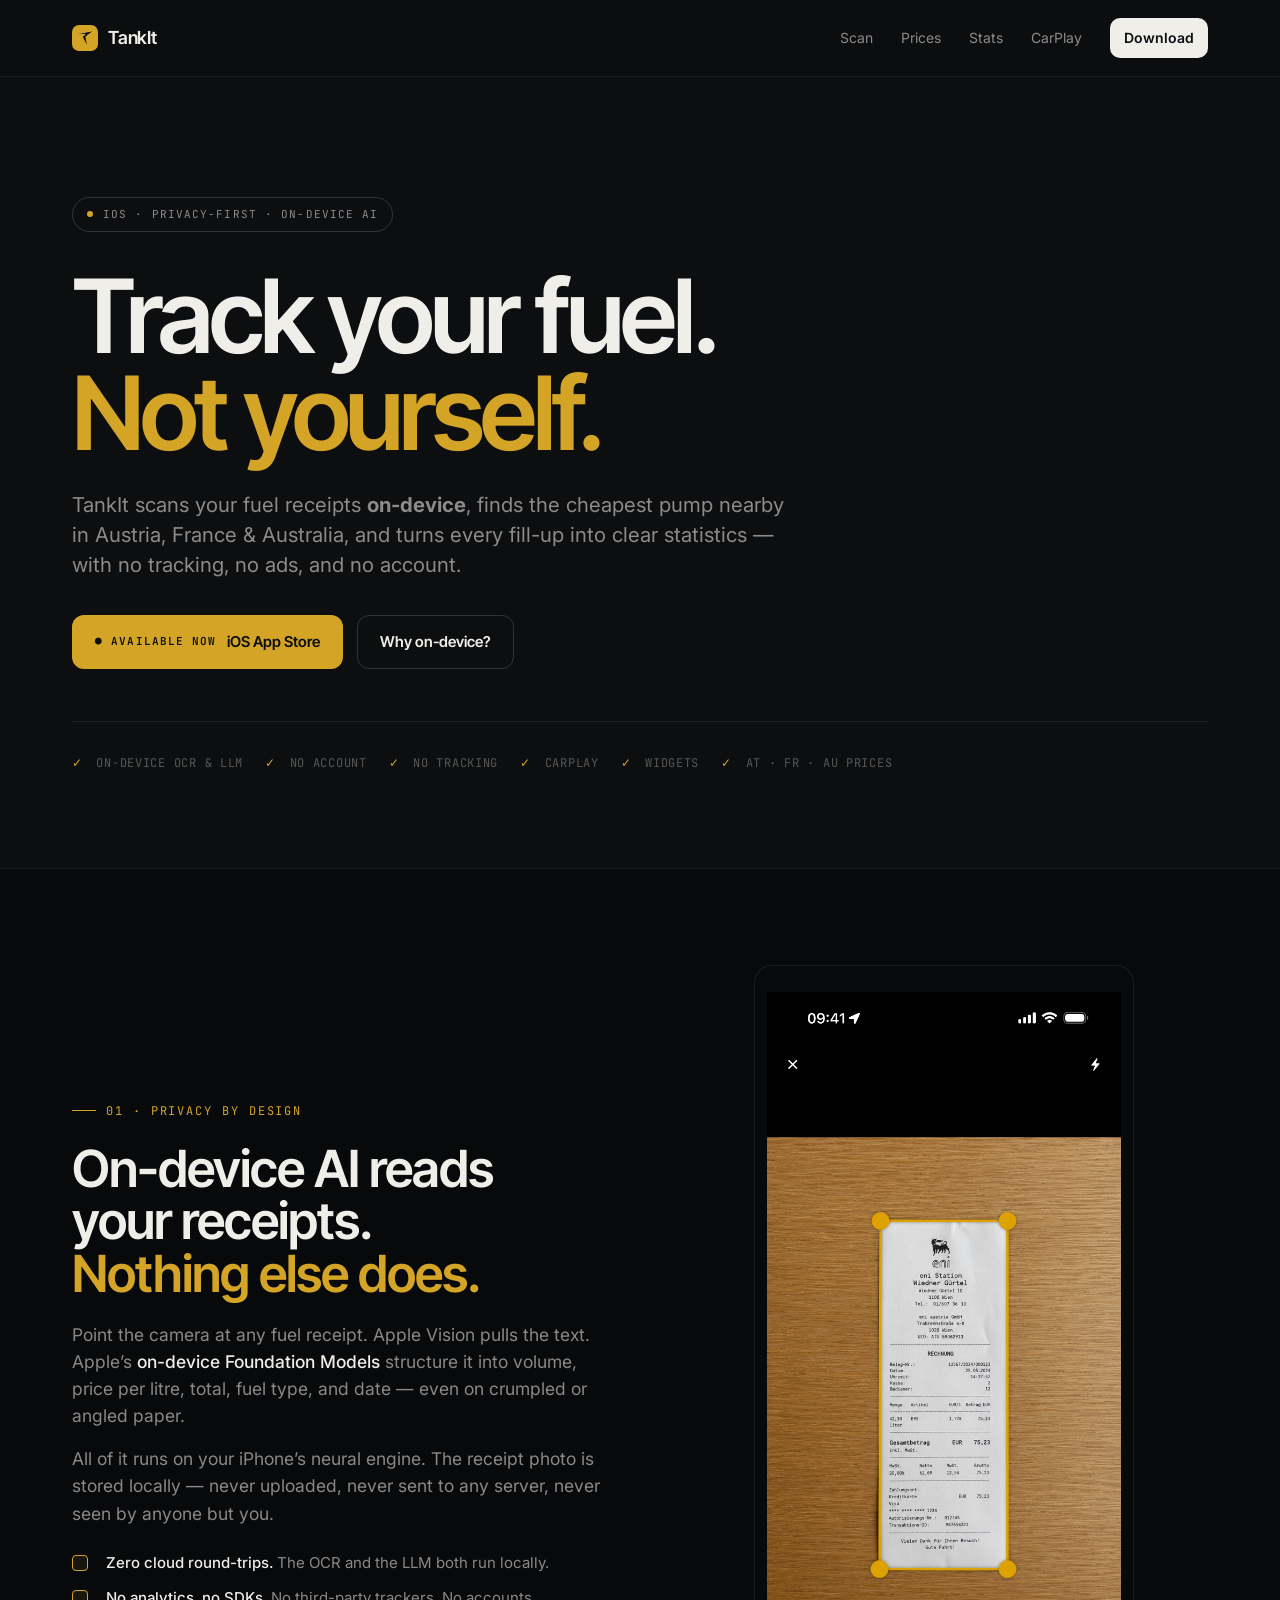
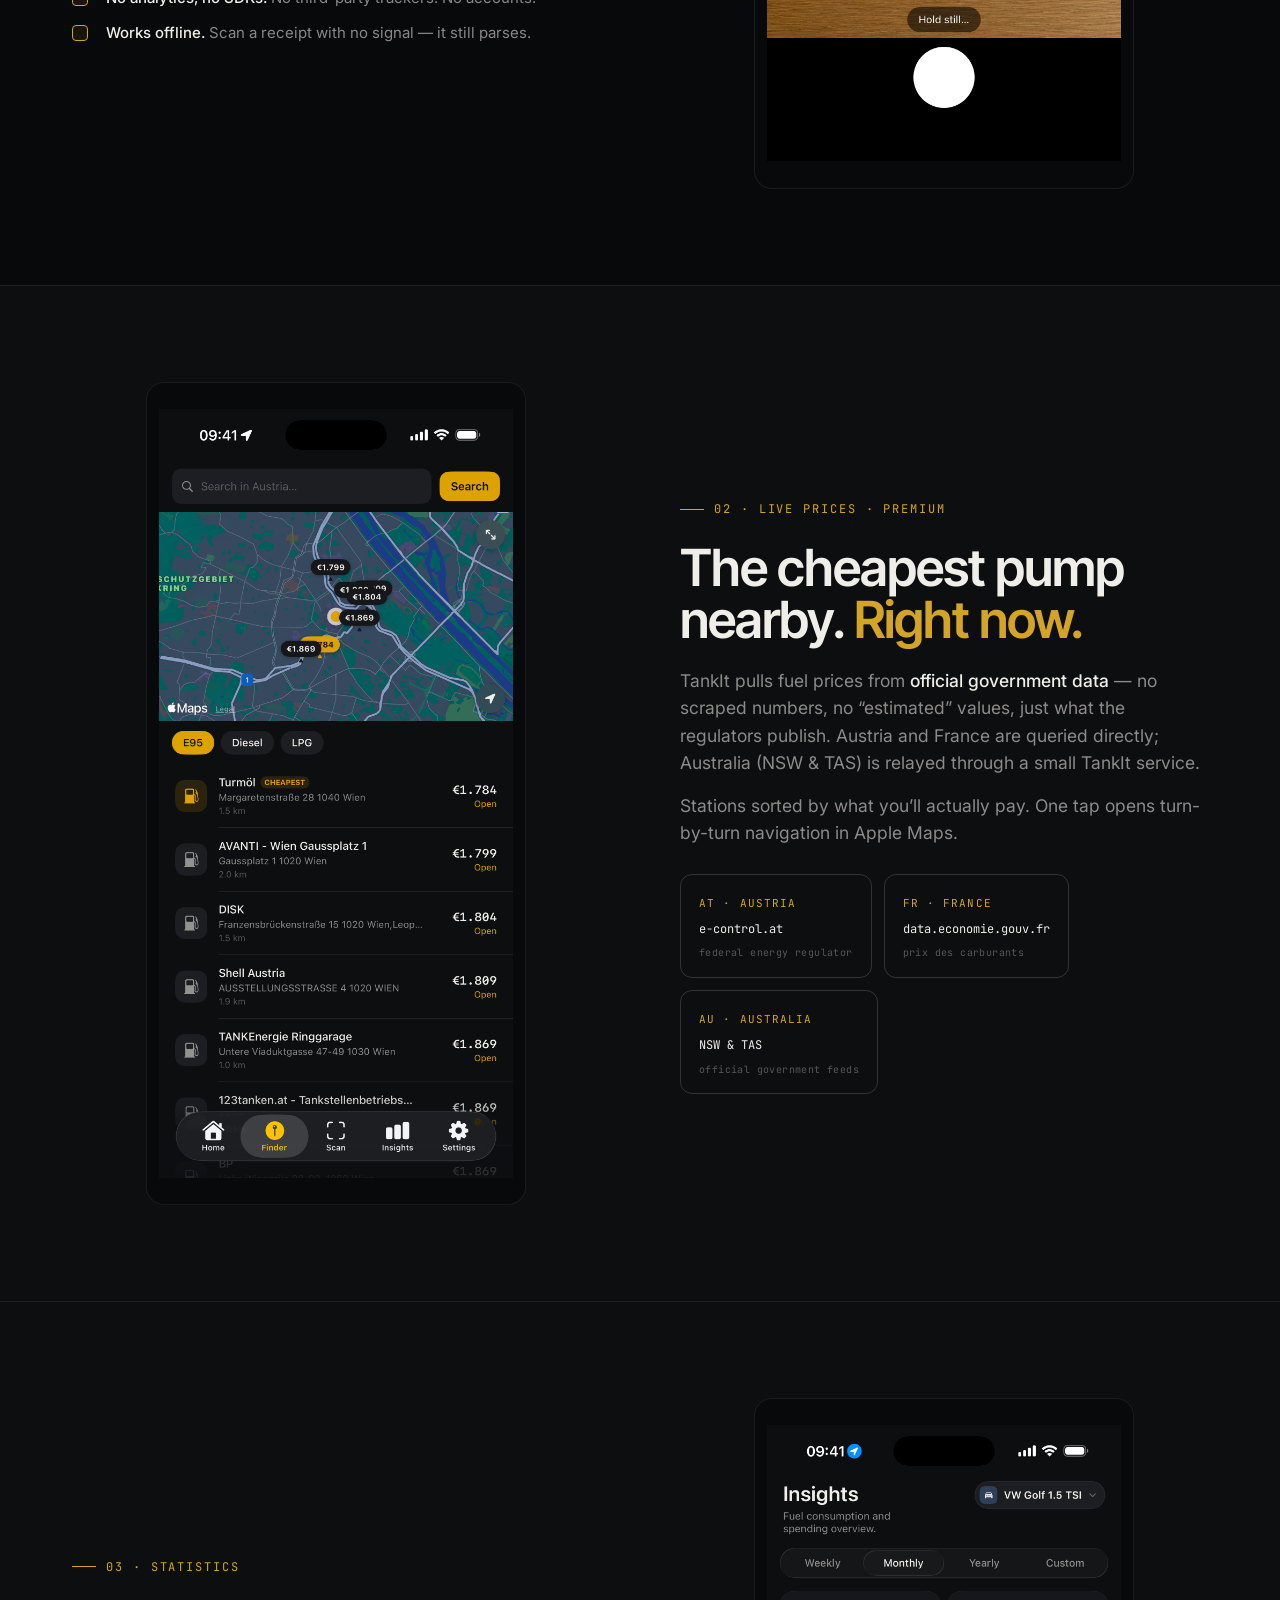
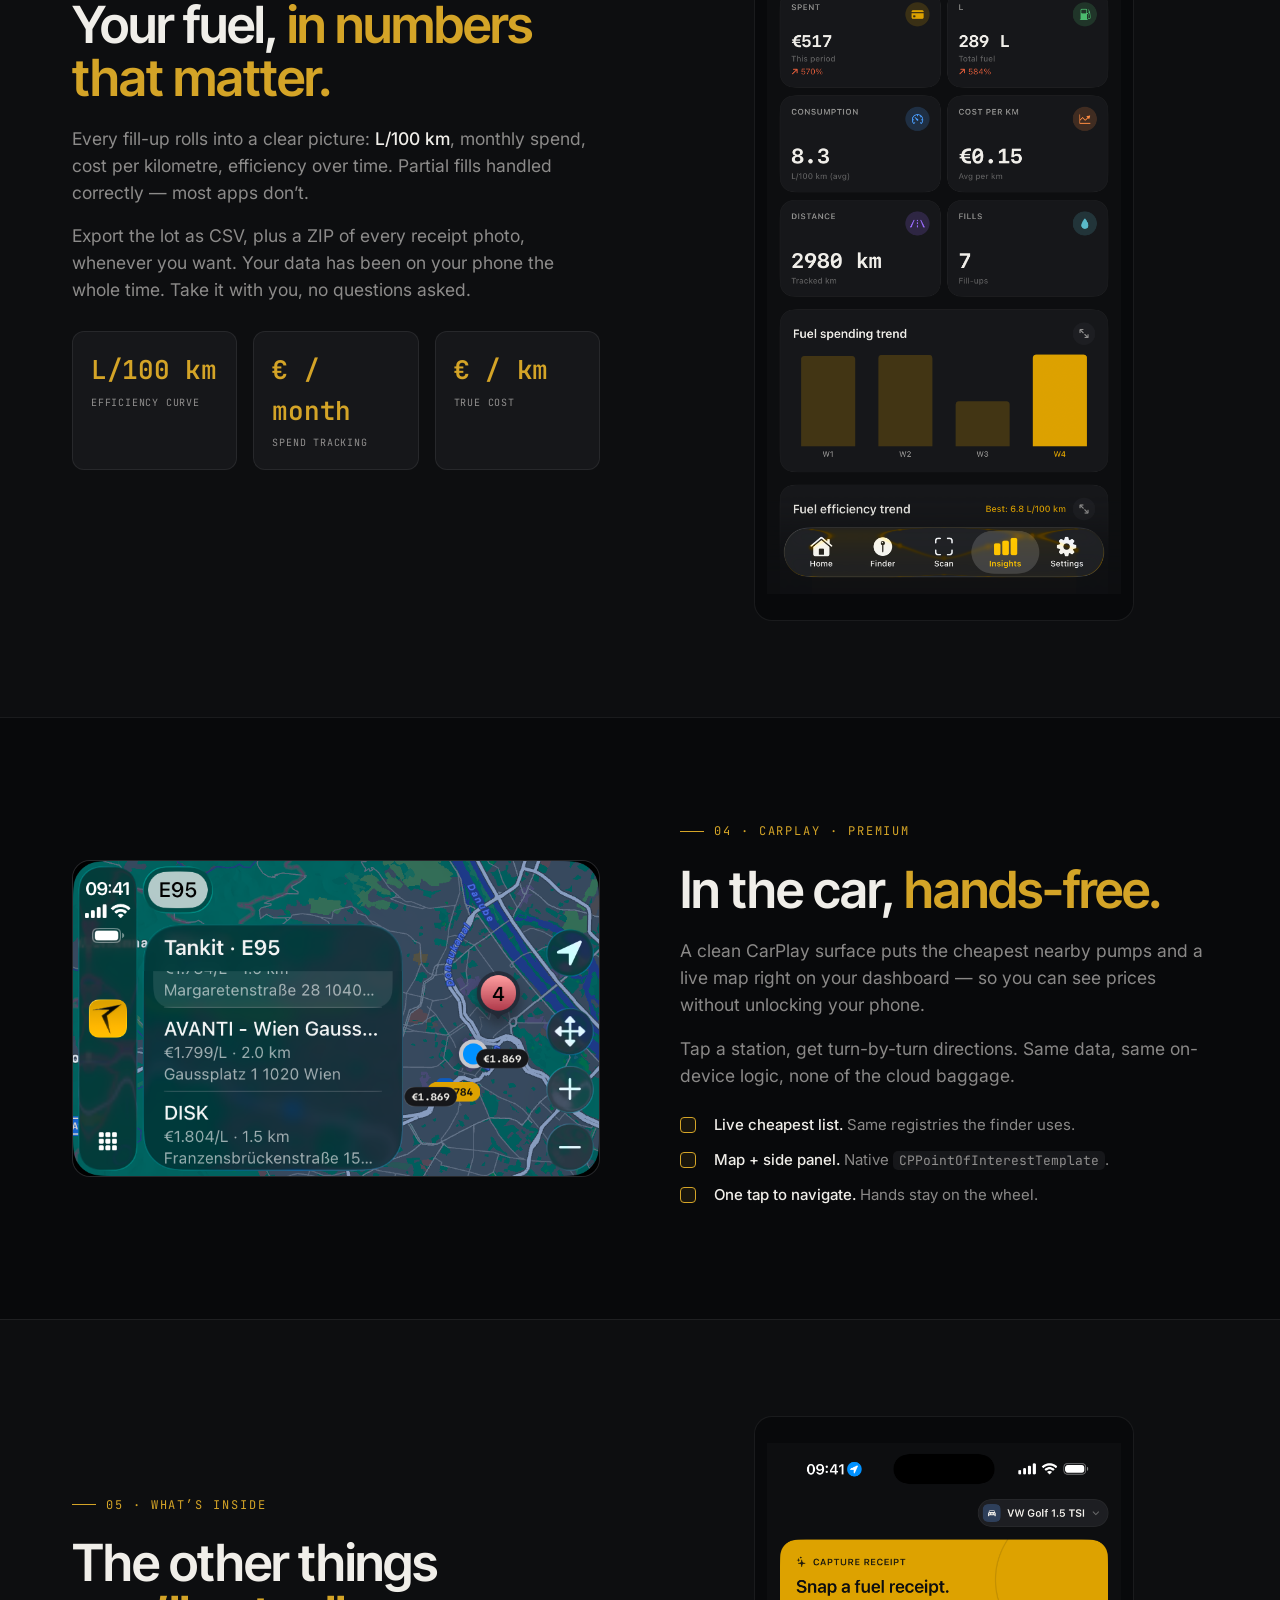
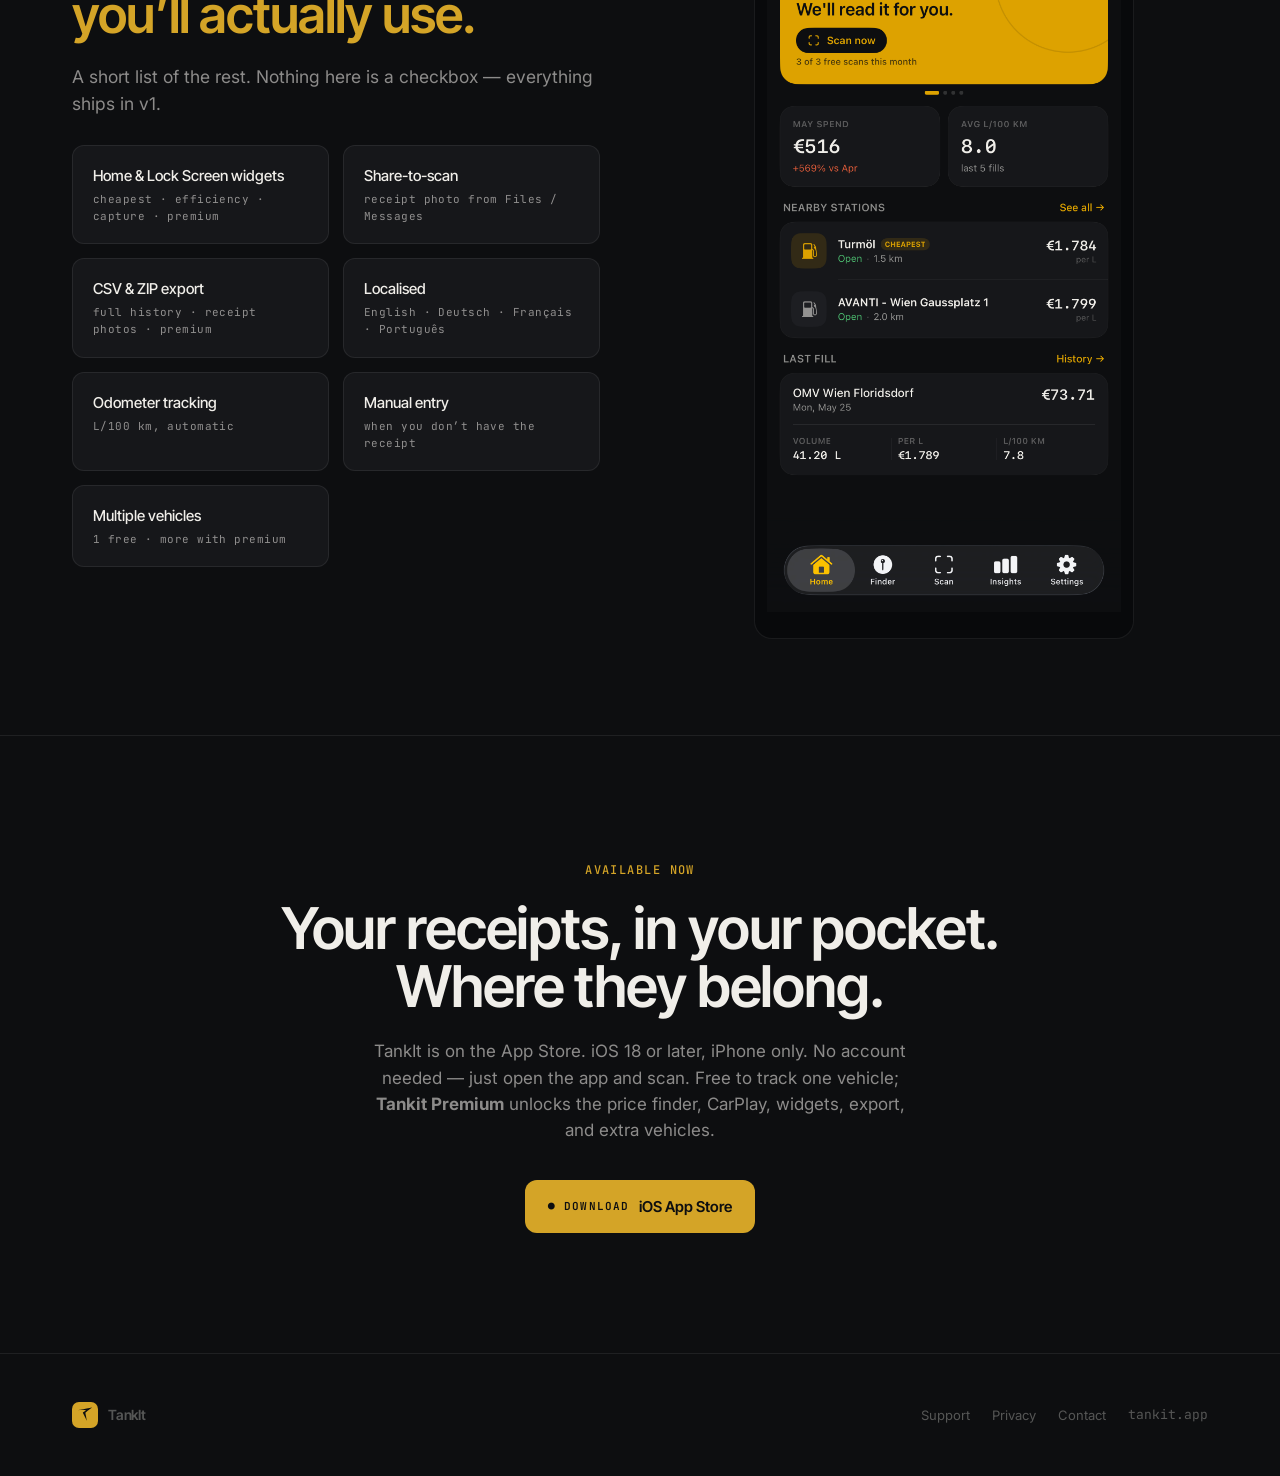
<file: index.html>
<!doctype html>
<html lang="en">
<head>
<meta charset="utf-8" />
<meta name="viewport" content="width=device-width,initial-scale=1" />
<title>TankIt — Fuel tracking that stays on your phone</title>
<meta name="description" content="A privacy-first iOS fuel tracker. On-device receipt scanning, live prices in Austria, France & Australia, CarPlay, widgets, and clear fuel stats — with no tracking and no TankIt account." />
<link rel="icon" type="image/svg+xml" href="favicon.svg" />
<link rel="preconnect" href="https://fonts.googleapis.com">
<link rel="preconnect" href="https://fonts.gstatic.com" crossorigin>
<link href="https://fonts.googleapis.com/css2?family=Inter+Tight:wght@400;500;600;700&family=Inter:wght@400;500;600&family=JetBrains+Mono:wght@400;500;600;700&display=swap" rel="stylesheet">
<link rel="stylesheet" href="styles.css" />
<style>
  /* Hero */
  .hero-short { padding: 120px 0 96px; }
  .hero-short h1 { font-size: clamp(56px, 8vw, 108px); line-height: 0.95; letter-spacing: -0.04em; max-width: 14ch; }
  .hero-short h1 .accent { color: var(--accent); }
  .hero-short .lede { font-size: clamp(18px, 1.6vw, 22px); color: var(--ink-muted); max-width: 56ch; margin: 28px 0 36px; line-height: 1.45; }
  .hero-short .badges {
    display: flex; flex-wrap: wrap; gap: 22px;
    font-family: var(--font-mono); font-size: 12px;
    color: var(--ink-faint); letter-spacing: 0.06em; text-transform: uppercase;
    padding-top: 32px; border-top: 1px solid var(--border); margin-top: 52px;
  }
  .hero-short .badges .check { color: var(--accent); margin-right: 6px; }
  .hero-actions { display: flex; gap: 14px; flex-wrap: wrap; align-items: center; }

  /* Feature trio — alternating layout */
  .feat-block {
    padding: 96px 0;
    border-top: 1px solid var(--border);
  }
  .feat-block .row {
    display: grid;
    grid-template-columns: 1fr 1fr;
    gap: 80px;
    align-items: center;
  }
  .feat-block.reverse .row > .copy { order: 2; }
  .feat-block.reverse .row > .art { order: 1; }
  .feat-block .num {
    font-family: var(--font-mono); font-size: 12px; color: var(--accent);
    letter-spacing: 0.16em; text-transform: uppercase; margin-bottom: 22px;
    display: inline-flex; align-items: center; gap: 10px;
  }
  .feat-block .num::before { content: ""; width: 24px; height: 1px; background: var(--accent); }
  .feat-block h2 {
    font-size: clamp(36px, 4vw, 56px);
    line-height: 1.02; letter-spacing: -0.02em;
    margin-bottom: 22px; max-width: 16ch;
  }
  .feat-block h2 .accent { color: var(--accent); }
  .feat-block .copy p {
    font-size: 17.5px; color: var(--ink-muted); line-height: 1.55;
    max-width: 50ch; margin-bottom: 16px;
  }
  .feat-block .copy strong { color: var(--ink); font-weight: 500; }
  .feat-block ul.kv {
    margin-top: 24px; padding: 0; list-style: none;
    display: flex; flex-direction: column; gap: 12px;
  }
  .feat-block ul.kv li {
    display: grid; grid-template-columns: 22px 1fr;
    gap: 12px; font-size: 15px; color: var(--ink-muted);
  }
  .feat-block ul.kv li::before {
    content: ""; width: 14px; height: 14px;
    border: 1px solid var(--accent); border-radius: 4px;
    margin-top: 4px; background: rgba(212, 164, 39, 0.08);
  }
  .feat-block ul.kv li strong { color: var(--ink); font-weight: 500; }
  @media (max-width: 900px) {
    .feat-block .row { grid-template-columns: 1fr; gap: 40px; }
    .feat-block.reverse .row > .copy,
    .feat-block.reverse .row > .art { order: initial; }
  }

  /* Special: privacy block — darker tone */
  .privacy-block { background: #08090b; }
  .privacy-block .num { color: var(--accent); }
  .privacy-pill {
    display: inline-flex; align-items: center; gap: 10px;
    padding: 8px 14px; border: 1px solid var(--border-strong);
    border-radius: 999px; font-family: var(--font-mono);
    font-size: 11px; color: var(--ink-muted); letter-spacing: 0.1em;
    text-transform: uppercase; margin-bottom: 24px;
  }
  .privacy-pill .dot { width: 6px; height: 6px; border-radius: 50%; background: var(--accent); }

  /* Coverage tag pair (AT / FR) */
  .country-tags { display: flex; gap: 12px; margin-top: 28px; flex-wrap: wrap; }
  .country-tag {
    border: 1px solid var(--border-strong);
    border-radius: 12px; padding: 14px 18px; min-width: 140px;
  }
  .country-tag .flag {
    font-family: var(--font-mono); font-size: 11px;
    color: var(--accent); letter-spacing: 0.1em; text-transform: uppercase;
  }
  .country-tag .src {
    display: block; font-family: var(--font-mono); font-size: 12px;
    color: var(--ink); margin-top: 6px;
  }
  .country-tag .src-sub {
    font-family: var(--font-mono); font-size: 10px;
    color: var(--ink-faint); margin-top: 2px; letter-spacing: 0.04em;
  }

  /* Stats inline display */
  .stats-row {
    display: grid; grid-template-columns: repeat(3, 1fr);
    gap: 16px; margin-top: 28px;
  }
  .stats-row .stat {
    border: 1px solid var(--border); border-radius: 12px;
    padding: 18px; background: var(--bg-elev);
  }
  .stats-row .v {
    font-family: var(--font-mono); font-size: 26px;
    font-weight: 600; color: var(--accent);
    letter-spacing: -0.01em;
  }
  .stats-row .l {
    font-family: var(--font-mono); font-size: 10px;
    color: var(--ink-muted); text-transform: uppercase;
    letter-spacing: 0.08em; margin-top: 4px;
  }
  @media (max-width: 600px) { .stats-row { grid-template-columns: 1fr 1fr; } }

  /* "What's inside" grid (Block 05) */
  .inside-grid {
    display: grid; grid-template-columns: repeat(2, 1fr);
    gap: 14px; margin-top: 28px;
  }
  .inside-grid .item {
    border: 1px solid var(--border); border-radius: 12px;
    padding: 18px 20px; background: var(--bg-elev);
  }
  .inside-grid .item .t {
    font-family: var(--font-display); font-weight: 500;
    font-size: 15px; color: var(--ink); margin-bottom: 4px;
  }
  .inside-grid .item .d {
    font-family: var(--font-mono); font-size: 11px;
    color: var(--ink-muted); letter-spacing: 0.04em;
  }
  @media (max-width: 600px) { .inside-grid { grid-template-columns: 1fr; } }

  /* CTA */
  .cta-short { padding: 120px 0; text-align: center; border-top: 1px solid var(--border); }
  .cta-short h2 { font-size: clamp(36px, 4.5vw, 64px); line-height: 1.02; letter-spacing: -0.02em; }
  .cta-short p { font-size: 17px; color: var(--ink-muted); max-width: 50ch; margin: 22px auto 36px; }

  /* Media art frames — make sure they sit large in their column */
  .feat-block .art .media { width: 100%; max-width: 380px; margin: 0 auto; }
  .feat-block.carplay-block .art .media { max-width: 560px; }
</style>
</head>
<body>

<header class="nav">
  <div class="nav-inner">
    <a class="brand" href="index.html">
      <span class="brand-mark">
        <svg viewBox="0 0 212 221" aria-hidden="true">
          <g transform="translate(0 221) scale(0.1 -0.1)">
            <path d="M1420 1904 c-530 -103 -743 -144 -1042 -201 -109 -20 -198 -41 -198 -46 0 -4 8 -6 18 -3 35 10 997 18 987 8 -5 -5 -100 -76 -210 -156 -110 -81 -210 -155 -222 -164 l-22 -17 266 -558 c146 -306 267 -556 268 -555 3 3 -29 181 -135 761 -34 186 -59 344 -57 351 3 8 71 65 152 127 81 63 264 206 408 318 144 112 268 206 275 208 13 5 17 24 5 22 -5 0 -226 -43 -493 -95z"/>
          </g>
        </svg>
      </span>
      <span>TankIt</span>
    </a>
    <nav class="nav-links">
      <a href="#scan">Scan</a>
      <a href="#prices">Prices</a>
      <a href="#stats">Stats</a>
      <a href="#carplay">CarPlay</a>
      <a class="nav-cta" href="https://apps.apple.com/app/tankit-fuel-receipts/id6776362535">Download</a>
    </nav>
  </div>
</header>

<main>

  <!-- HERO -->
  <section class="hero-short">
    <div class="wrap">
      <span class="privacy-pill" style="margin-bottom: 36px;">
        <span class="dot"></span>
        <span>iOS · privacy-first · on-device AI</span>
      </span>
      <h1>Track your fuel.<br/><span class="accent">Not yourself.</span></h1>
      <p class="lede">
        TankIt scans your fuel receipts <strong>on-device</strong>, finds the cheapest pump nearby in Austria, France &amp; Australia, and turns every fill-up into clear statistics — with no tracking, no ads, and no account.
      </p>
      <div class="hero-actions">
        <a class="btn btn-primary" href="https://apps.apple.com/app/tankit-fuel-receipts/id6776362535">
          <span class="mono" style="font-size:11px;letter-spacing:0.1em;text-transform:uppercase;">●&nbsp;Available now</span>
          <span>iOS App Store</span>
        </a>
        <a class="btn btn-ghost" href="#scan">Why on-device?</a>
      </div>
      <div class="badges">
        <span><span class="check">✓</span> on-device OCR &amp; LLM</span>
        <span><span class="check">✓</span> no account</span>
        <span><span class="check">✓</span> no tracking</span>
        <span><span class="check">✓</span> CarPlay</span>
        <span><span class="check">✓</span> widgets</span>
        <span><span class="check">✓</span> AT · FR · AU prices</span>
      </div>
    </div>
  </section>

  <!-- 01 · ON-DEVICE LLM RECEIPT SCANNING -->
  <section class="feat-block privacy-block" id="scan">
    <div class="wrap">
      <div class="row">
        <div class="copy">
          <span class="num">01 · Privacy by design</span>
          <h2>On-device AI reads your receipts. <span class="accent">Nothing else does.</span></h2>
          <p>
            Point the camera at any fuel receipt. Apple Vision pulls the text. Apple&rsquo;s <strong>on-device Foundation Models</strong> structure it into volume, price per litre, total, fuel type, and date — even on crumpled or angled paper.
          </p>
          <p>
            All of it runs on your iPhone&rsquo;s neural engine. The receipt photo is stored locally — never uploaded, never sent to any server, never seen by anyone but you.
          </p>
          <ul class="kv">
            <li><span><strong>Zero cloud round-trips.</strong> The OCR and the LLM both run locally.</span></li>
            <li><span><strong>No analytics, no SDKs.</strong> No third-party trackers. No accounts.</span></li>
            <li><span><strong>Works offline.</strong> Scan a receipt with no signal — it still parses.</span></li>
          </ul>
        </div>
        <div class="art">
          <div class="media ar-phone phone-shot">
            <img src="assets/screenshots/03-scan.png" alt="Receipt scan in TankIt" />
          </div>
        </div>
      </div>
    </div>
  </section>

  <!-- 02 · NEARBY STATIONS -->
  <section class="feat-block reverse" id="prices">
    <div class="wrap">
      <div class="row">
        <div class="copy">
          <span class="num">02 · Live prices · Premium</span>
          <h2>The cheapest pump nearby. <span class="accent">Right now.</span></h2>
          <p>
            TankIt pulls fuel prices from <strong>official government data</strong> — no scraped numbers, no &ldquo;estimated&rdquo; values, just what the regulators publish. Austria and France are queried directly; Australia (NSW &amp; TAS) is relayed through a small TankIt service.
          </p>
          <p>
            Stations sorted by what you&rsquo;ll actually pay. One tap opens turn-by-turn navigation in Apple Maps.
          </p>
          <div class="country-tags">
            <div class="country-tag">
              <span class="flag">AT · Austria</span>
              <span class="src">e-control.at</span>
              <span class="src-sub">federal energy regulator</span>
            </div>
            <div class="country-tag">
              <span class="flag">FR · France</span>
              <span class="src">data.economie.gouv.fr</span>
              <span class="src-sub">prix des carburants</span>
            </div>
            <div class="country-tag">
              <span class="flag">AU · Australia</span>
              <span class="src">NSW &amp; TAS</span>
              <span class="src-sub">official government feeds</span>
            </div>
          </div>
        </div>
        <div class="art">
          <div class="media ar-phone phone-shot">
            <img src="assets/screenshots/02-finder.png" alt="Nearby fuel stations sorted by price" />
          </div>
        </div>
      </div>
    </div>
  </section>

  <!-- 03 · STATISTICS -->
  <section class="feat-block" id="stats">
    <div class="wrap">
      <div class="row">
        <div class="copy">
          <span class="num">03 · Statistics</span>
          <h2>Your fuel, <span class="accent">in numbers that matter.</span></h2>
          <p>
            Every fill-up rolls into a clear picture: <strong>L/100 km</strong>, monthly spend, cost per kilometre, efficiency over time. Partial fills handled correctly — most apps don&rsquo;t.
          </p>
          <p>
            Export the lot as CSV, plus a ZIP of every receipt photo, whenever you want. Your data has been on your phone the whole time. Take it with you, no questions asked.
          </p>
          <div class="stats-row">
            <div class="stat"><div class="v">L/100&nbsp;km</div><div class="l">efficiency curve</div></div>
            <div class="stat"><div class="v">€ / month</div><div class="l">spend tracking</div></div>
            <div class="stat"><div class="v">€ / km</div><div class="l">true cost</div></div>
          </div>
        </div>
        <div class="art">
          <div class="media ar-phone phone-shot">
            <img src="assets/screenshots/04-insights.png" alt="Fuel statistics in TankIt" />
          </div>
        </div>
      </div>
    </div>
  </section>

  <!-- 04 · CARPLAY -->
  <section class="feat-block reverse carplay-block privacy-block" id="carplay">
    <div class="wrap">
      <div class="row">
        <div class="copy">
          <span class="num">04 · CarPlay · Premium</span>
          <h2>In the car, <span class="accent">hands-free.</span></h2>
          <p>
            A clean CarPlay surface puts the cheapest nearby pumps and a live map right on your dashboard — so you can see prices without unlocking your phone.
          </p>
          <p>
            Tap a station, get turn-by-turn directions. Same data, same on-device logic, none of the cloud baggage.
          </p>
          <ul class="kv">
            <li><span><strong>Live cheapest list.</strong> Same registries the finder uses.</span></li>
            <li><span><strong>Map + side panel.</strong> Native <code style="font-family:var(--font-mono);font-size:13px;background:var(--bg-elev);padding:1px 6px;border-radius:5px;">CPPointOfInterestTemplate</code>.</span></li>
            <li><span><strong>One tap to navigate.</strong> Hands stay on the wheel.</span></li>
          </ul>
        </div>
        <div class="art">
          <div class="media ar-carplay">
            <img src="assets/screenshots/05-carplay.png" alt="TankIt running on CarPlay with a map and cheapest-station list" />
          </div>
        </div>
      </div>
    </div>
  </section>

  <!-- 05 · WHAT'S INSIDE -->
  <section class="feat-block" id="more">
    <div class="wrap">
      <div class="row">
        <div class="copy">
          <span class="num">05 · What&rsquo;s inside</span>
          <h2>The other things <span class="accent">you&rsquo;ll actually use.</span></h2>
          <p>
            A short list of the rest. Nothing here is a checkbox — everything ships in v1.
          </p>
          <div class="inside-grid">
            <div class="item">
              <div class="t">Home &amp; Lock Screen widgets</div>
              <div class="d">cheapest · efficiency · capture · premium</div>
            </div>
            <div class="item">
              <div class="t">Share-to-scan</div>
              <div class="d">receipt photo from Files / Messages</div>
            </div>
            <div class="item">
              <div class="t">CSV &amp; ZIP export</div>
              <div class="d">full history · receipt photos · premium</div>
            </div>
            <div class="item">
              <div class="t">Localised</div>
              <div class="d">English · Deutsch · Français · Português</div>
            </div>
            <div class="item">
              <div class="t">Odometer tracking</div>
              <div class="d">L/100 km, automatic</div>
            </div>
            <div class="item">
              <div class="t">Manual entry</div>
              <div class="d">when you don&rsquo;t have the receipt</div>
            </div>
            <div class="item">
              <div class="t">Multiple vehicles</div>
              <div class="d">1 free · more with premium</div>
            </div>
          </div>
        </div>
        <div class="art">
          <div class="media ar-phone phone-shot">
            <img src="assets/screenshots/01-home.png" alt="TankIt home screen" />
          </div>
        </div>
      </div>
    </div>
  </section>

  <!-- CTA -->
  <section class="cta-short" id="download">
    <div class="wrap-narrow">
      <span class="eyebrow">Available now</span>
      <h2 style="margin-top:18px;">Your receipts, in your pocket.<br/>Where they belong.</h2>
      <p>TankIt is on the App Store. iOS 18 or later, iPhone only. No account needed — just open the app and scan. Free to track one vehicle; <strong>Tankit Premium</strong> unlocks the price finder, CarPlay, widgets, export, and extra vehicles.</p>
      <div style="display:flex;gap:14px;justify-content:center;flex-wrap:wrap;align-items:center;">
        <a class="btn btn-primary" href="https://apps.apple.com/app/tankit-fuel-receipts/id6776362535">
          <span class="mono" style="font-size:11px;letter-spacing:0.1em;text-transform:uppercase;">●&nbsp;Download</span>
          <span>iOS App Store</span>
        </a>
      </div>
    </div>
  </section>

</main>

<footer>
  <div class="wrap">
    <div class="footer-inner">
      <div class="brand">
        <span class="brand-mark">
          <svg viewBox="0 0 212 221" aria-hidden="true">
            <g transform="translate(0 221) scale(0.1 -0.1)">
              <path d="M1420 1904 c-530 -103 -743 -144 -1042 -201 -109 -20 -198 -41 -198 -46 0 -4 8 -6 18 -3 35 10 997 18 987 8 -5 -5 -100 -76 -210 -156 -110 -81 -210 -155 -222 -164 l-22 -17 266 -558 c146 -306 267 -556 268 -555 3 3 -29 181 -135 761 -34 186 -59 344 -57 351 3 8 71 65 152 127 81 63 264 206 408 318 144 112 268 206 275 208 13 5 17 24 5 22 -5 0 -226 -43 -493 -95z"/>
            </g>
          </svg>
        </span>
        <span style="font-size:14px;">TankIt</span>
      </div>
      <div class="footer-links">
        <a href="support.html">Support</a>
        <a href="privacy.html">Privacy</a>
        <a href="mailto:tankit@tankit.app">Contact</a>
        <span class="mono">tankit.app</span>
      </div>
    </div>
  </div>
</footer>

</body>
</html>
</file>
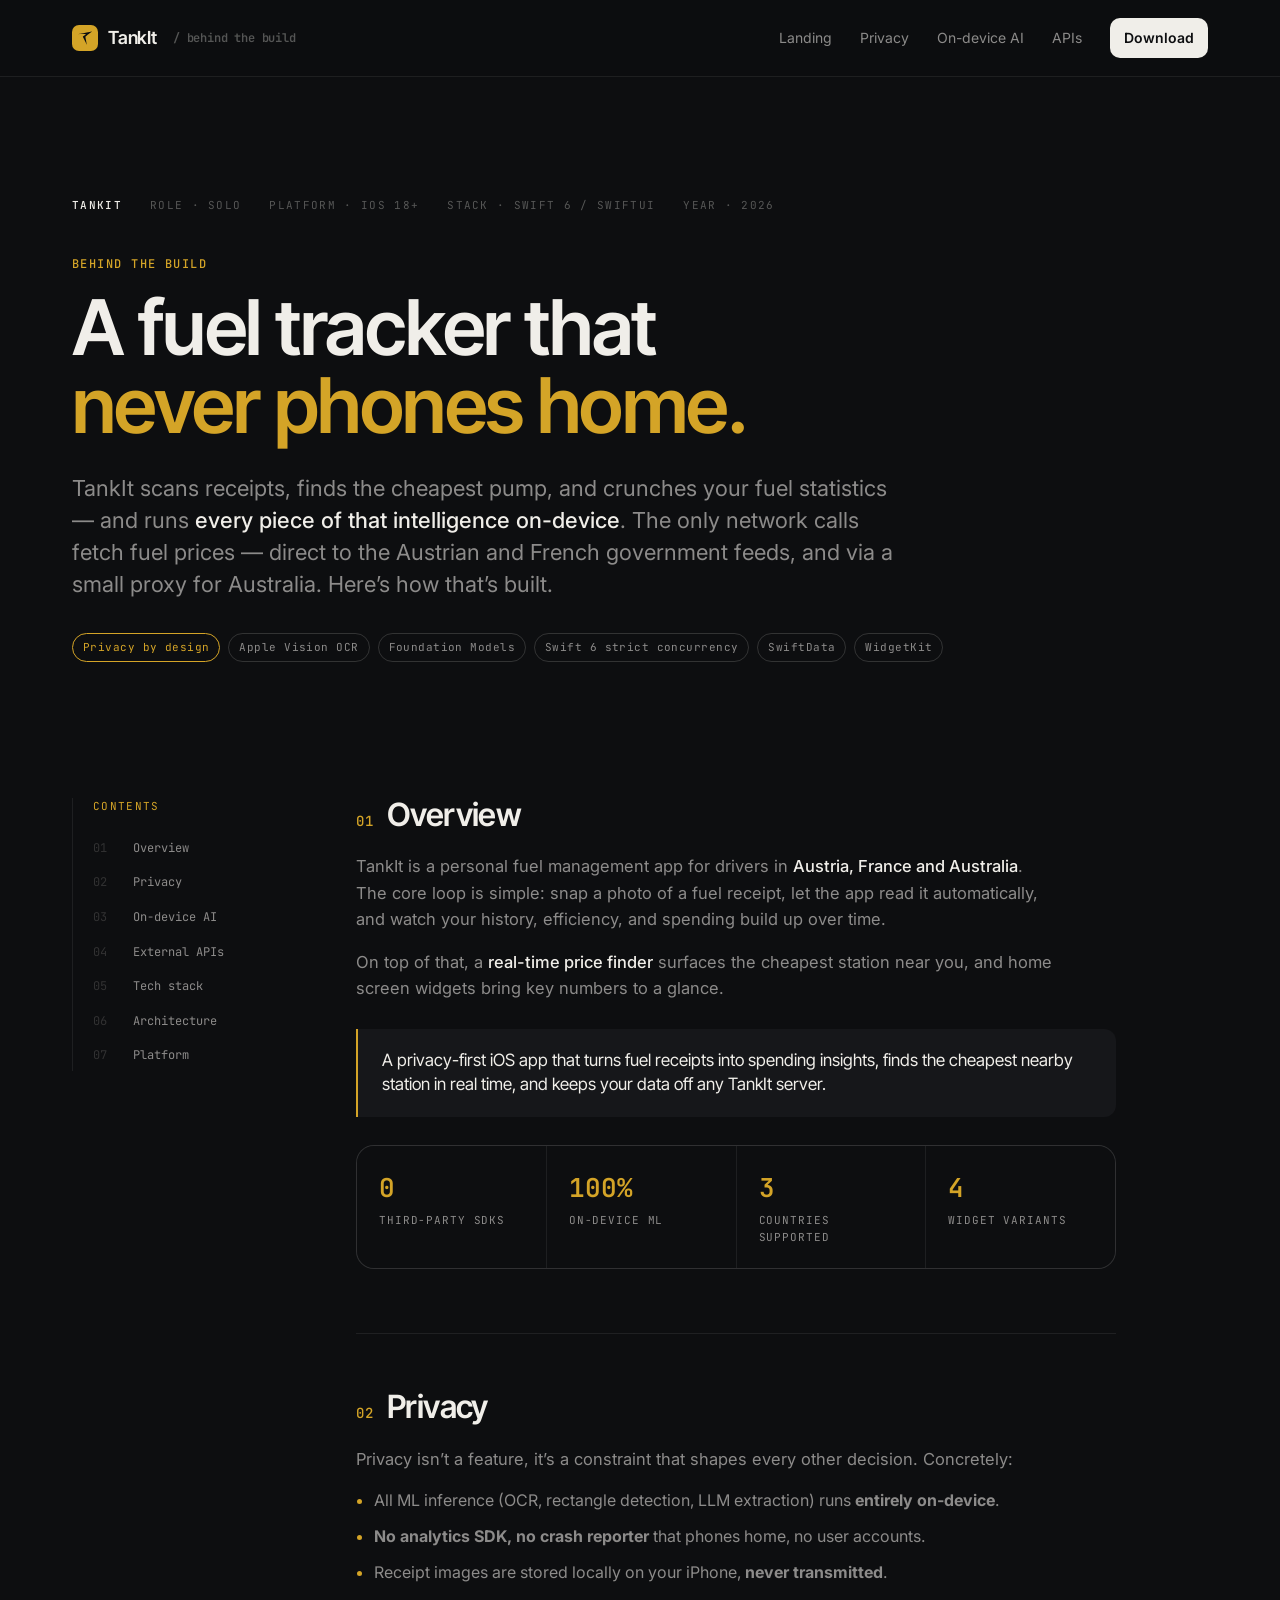
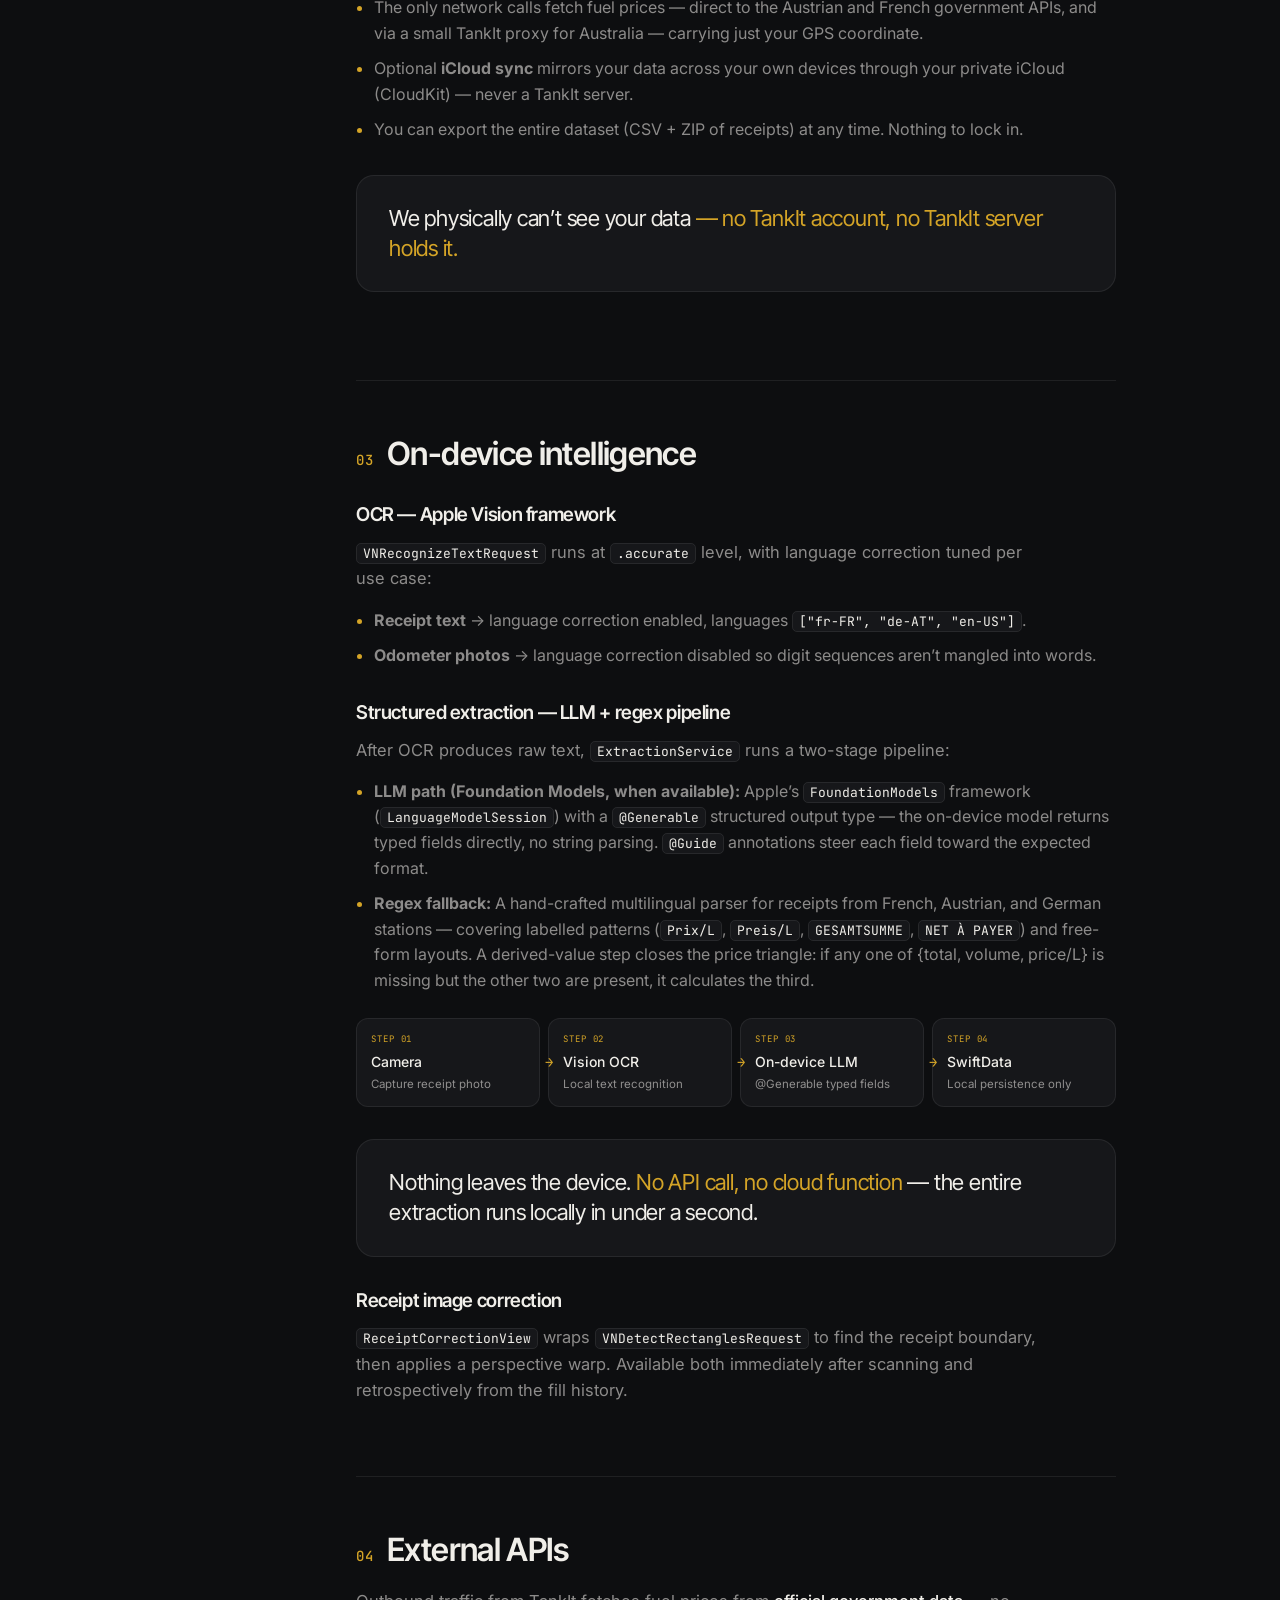
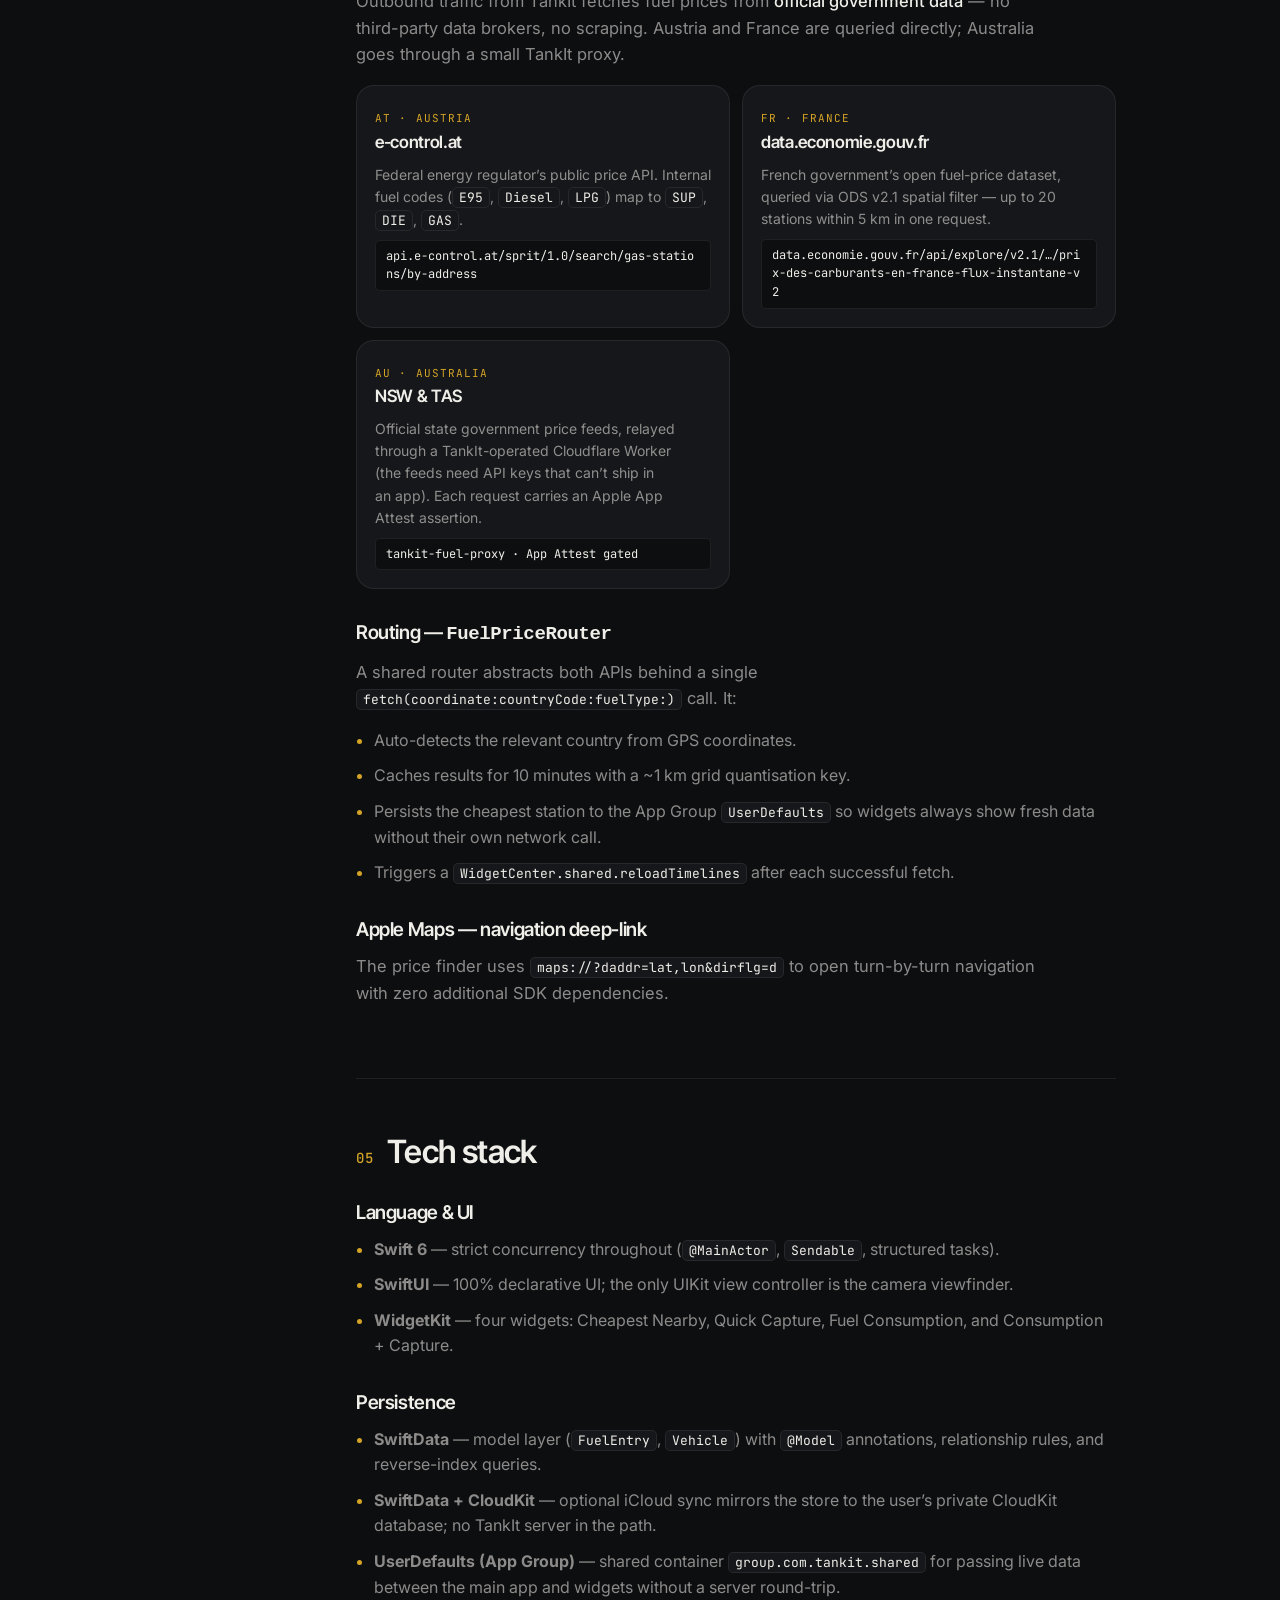
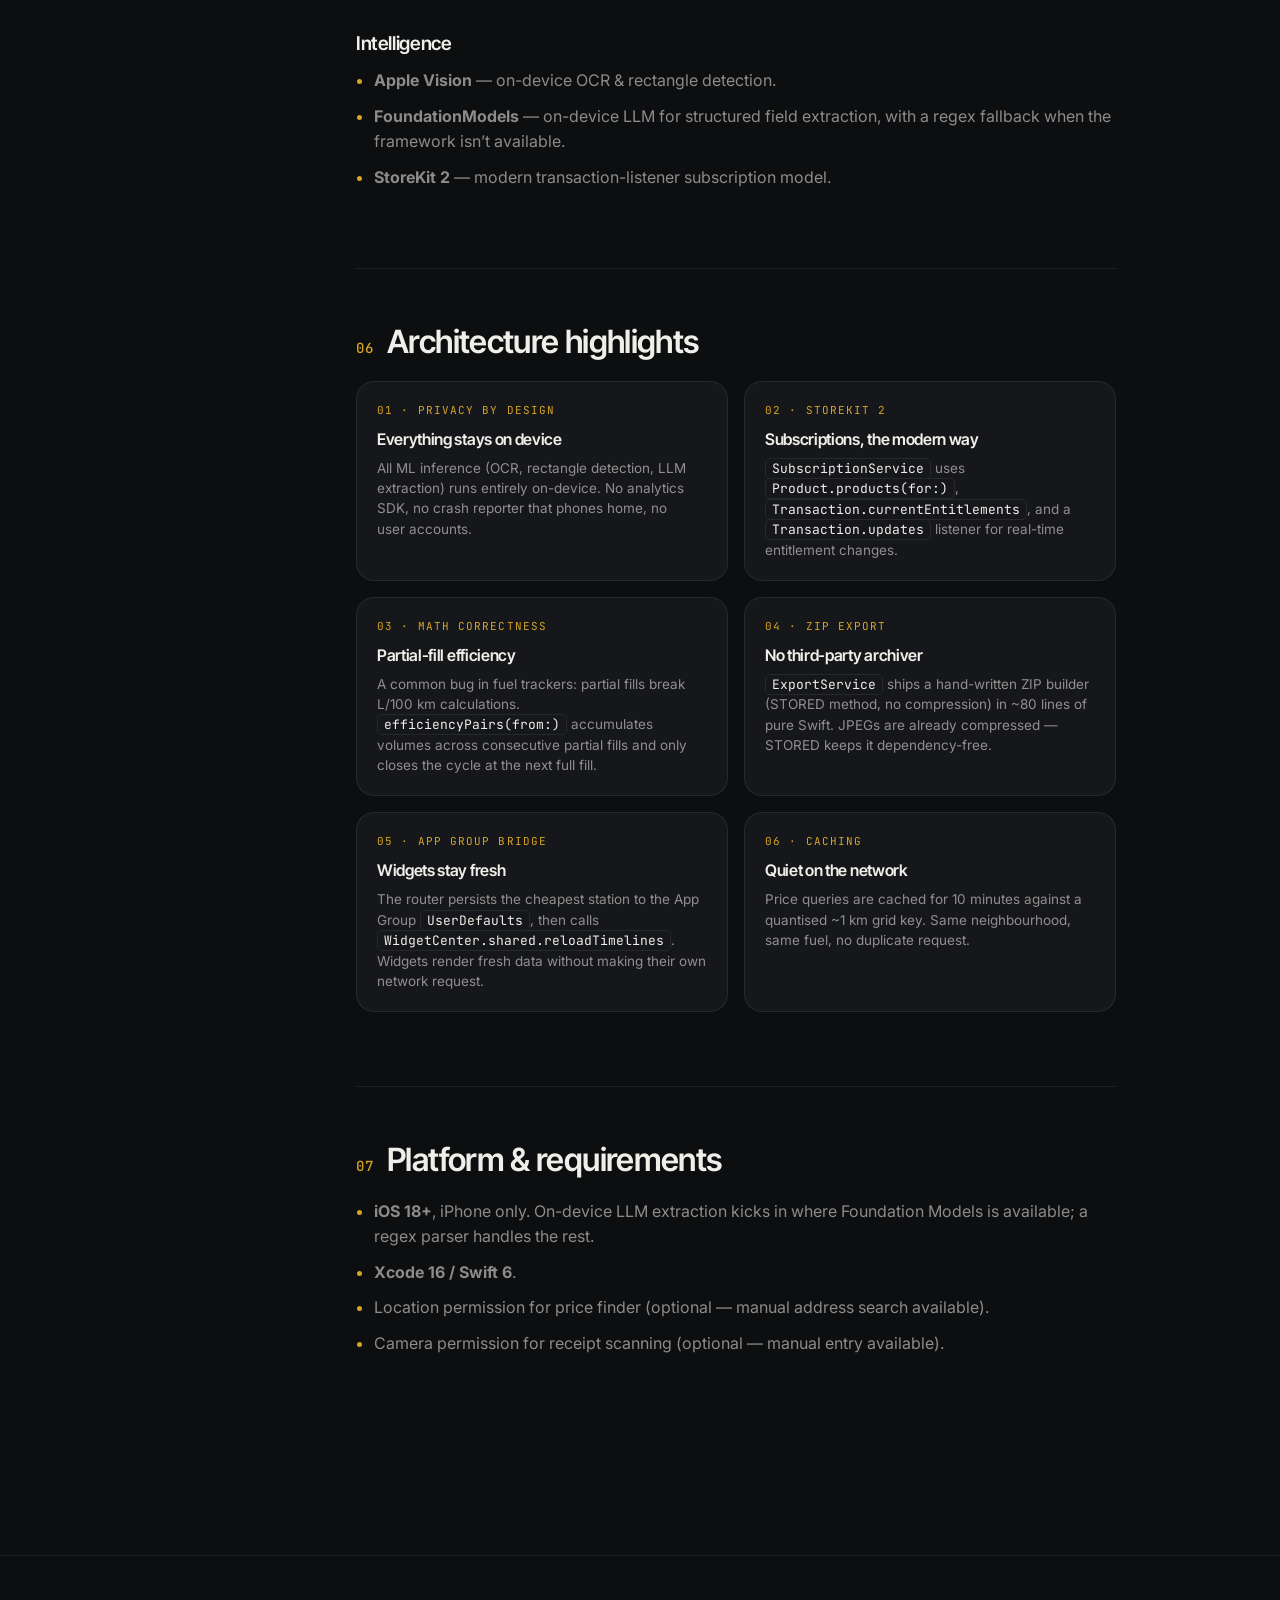
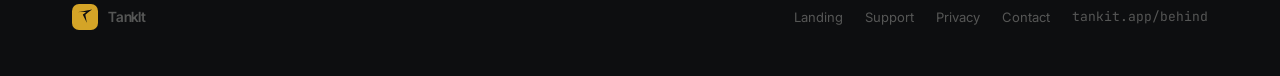
<file: behind.html>
<!doctype html>
<html lang="en">
<head>
<meta charset="utf-8" />
<meta name="viewport" content="width=device-width,initial-scale=1" />
<title>TankIt — Behind the build</title>
<meta name="description" content="A short walkthrough of how TankIt is built: on-device OCR, on-device LLM extraction, no analytics, and government fuel-price feeds for Austria, France and Australia." />
<link rel="preconnect" href="https://fonts.googleapis.com">
<link rel="preconnect" href="https://fonts.gstatic.com" crossorigin>
<link href="https://fonts.googleapis.com/css2?family=Inter+Tight:wght@400;500;600;700&family=Inter:wght@400;500;600&family=JetBrains+Mono:wght@400;500;600;700&display=swap" rel="stylesheet">
<link rel="icon" type="image/svg+xml" href="favicon.svg" />
<link rel="stylesheet" href="styles.css" />
<style>
  .bb-hero { padding: 120px 0 64px; }
  .bb-meta-row {
    display: flex; gap: 28px; flex-wrap: wrap;
    font-family: var(--font-mono); font-size: 11px;
    color: var(--ink-faint); text-transform: uppercase;
    letter-spacing: 0.12em; margin-bottom: 36px;
  }
  .bb-meta-row span strong { color: var(--ink); font-weight: 500; }
  .bb-hero h1 { font-size: clamp(44px, 6vw, 80px); max-width: 18ch; margin-bottom: 28px; line-height: 1.02; letter-spacing: -0.02em; }
  .bb-hero h1 .accent { color: var(--accent); }
  .bb-hero .lede { font-size: 22px; color: var(--ink-muted); max-width: 60ch; line-height: 1.45; }
  .bb-hero .lede strong { color: var(--ink); font-weight: 500; }

  .layout {
    display: grid; grid-template-columns: 220px 1fr;
    gap: 64px; padding: 48px 0 120px; align-items: start;
  }
  .toc { position: sticky; top: 96px; border-left: 1px solid var(--border); padding-left: 20px; }
  .toc-title {
    font-family: var(--font-mono); font-size: 11px; color: var(--accent);
    letter-spacing: 0.12em; text-transform: uppercase; margin-bottom: 18px;
  }
  .toc ol { list-style: none; padding: 0; margin: 0; display: flex; flex-direction: column; gap: 4px; }
  .toc li { font-family: var(--font-mono); font-size: 12px; }
  .toc li a {
    display: grid; grid-template-columns: 30px 1fr; gap: 10px;
    color: var(--ink-muted);
    padding: 6px 8px; margin: 0 -8px;
    border-radius: 6px;
    transition: color 120ms ease, background 120ms ease;
  }
  .toc li a:hover { color: var(--ink); background: var(--bg-elev); }
  .toc li a:hover .num { color: var(--accent); }
  .toc .num { color: var(--ink-ghost); transition: color 120ms ease; }
  @media (max-width: 1000px) {
    .layout { grid-template-columns: 1fr; gap: 32px; }
    .toc { position: static; border-left: none; border-top: 1px solid var(--border); padding-left: 0; padding-top: 24px; }
    .toc ol { flex-direction: row; flex-wrap: wrap; gap: 8px 16px; }
  }

  .body { max-width: 760px; }
  .body section.chunk { border-top: 1px solid var(--border); padding: 56px 0; }
  .body section.chunk:first-of-type { border-top: none; padding-top: 0; }
  .body h2 { font-size: 32px; margin-bottom: 22px; letter-spacing: -0.02em; }
  .body h2 .num {
    font-family: var(--font-mono); font-size: 14px; color: var(--accent);
    margin-right: 14px; font-weight: 500; letter-spacing: 0.04em;
  }
  .body h3 { font-size: 19px; margin-top: 32px; margin-bottom: 12px; }
  .body p { color: var(--ink-muted); font-size: 16.5px; margin-bottom: 16px; max-width: 70ch; line-height: 1.6; }
  .body p strong { color: var(--ink); font-weight: 500; }
  .body p code, .body li code {
    font-family: var(--font-mono); font-size: 13px;
    background: var(--bg-elev); border: 1px solid var(--border);
    padding: 1px 6px; border-radius: 5px; color: var(--ink);
  }
  .body ul { color: var(--ink-muted); padding-left: 18px; margin: 0 0 22px; font-size: 16px; line-height: 1.6; }
  .body ul li { margin-bottom: 10px; }
  .body ul li::marker { color: var(--accent); }
  .body blockquote {
    margin: 28px 0; padding: 20px 24px;
    border-left: 2px solid var(--accent);
    background: var(--bg-elev); border-radius: 0 var(--r-small) var(--r-small) 0;
    font-size: 17px; color: var(--ink); font-family: var(--font-display); line-height: 1.4;
  }

  .pull {
    margin: 32px 0; padding: 28px 32px;
    border: 1px solid var(--border); border-radius: var(--r-card);
    background: var(--bg-elev); font-family: var(--font-display);
    font-size: 22px; line-height: 1.35; letter-spacing: -0.01em;
  }
  .pull .accent { color: var(--accent); }

  .stat-row {
    display: grid; grid-template-columns: repeat(4, 1fr);
    gap: 1px; background: var(--border);
    border: 1px solid var(--border); border-radius: var(--r-card);
    overflow: hidden; margin: 28px 0 8px;
  }
  .stat-row .stat { background: var(--bg); padding: 22px; }
  .stat-row .v { font-family: var(--font-mono); font-size: 26px; font-weight: 600; color: var(--accent); }
  .stat-row .l {
    font-family: var(--font-mono); font-size: 11px; color: var(--ink-muted);
    text-transform: uppercase; letter-spacing: 0.08em; margin-top: 4px;
  }
  @media (max-width: 700px) { .stat-row { grid-template-columns: 1fr 1fr; } }

  .arch-grid { display: grid; grid-template-columns: 1fr 1fr; gap: 16px; margin: 18px 0; }
  .arch-card { border: 1px solid var(--border); border-radius: var(--r-card); padding: 20px; background: var(--bg-elev); }
  .arch-card .lab {
    font-family: var(--font-mono); font-size: 11px; color: var(--accent);
    letter-spacing: 0.1em; text-transform: uppercase; margin-bottom: 8px;
  }
  .arch-card h4 { font-family: var(--font-display); font-size: 16px; margin: 0 0 6px; }
  .arch-card p { color: var(--ink-muted); font-size: 13.5px; margin: 0; line-height: 1.5; }
  .arch-card code {
    font-family: var(--font-mono); font-size: 12px;
    background: var(--bg); border: 1px solid var(--border);
    padding: 1px 5px; border-radius: 4px; color: var(--ink);
  }
  @media (max-width: 700px) { .arch-grid { grid-template-columns: 1fr; } }

  /* Pipeline diagram, drawn with HTML/CSS */
  .pipeline {
    display: grid; grid-template-columns: repeat(4, 1fr);
    gap: 8px; margin: 24px 0;
  }
  .pipeline .step {
    border: 1px solid var(--border); border-radius: var(--r-small);
    background: var(--bg-elev); padding: 14px;
    position: relative;
  }
  .pipeline .step:not(:last-child)::after {
    content: "→"; position: absolute;
    right: -14px; top: 50%; transform: translateY(-50%);
    color: var(--accent); font-family: var(--font-mono);
    font-size: 14px; z-index: 1;
  }
  .pipeline .step .lab {
    font-family: var(--font-mono); font-size: 9px;
    color: var(--accent); letter-spacing: 0.1em;
    text-transform: uppercase; margin-bottom: 4px;
  }
  .pipeline .step .name { font-weight: 500; font-size: 14px; }
  .pipeline .step .desc { color: var(--ink-muted); font-size: 11.5px; margin-top: 4px; line-height: 1.4; }
  @media (max-width: 700px) {
    .pipeline { grid-template-columns: 1fr; }
    .pipeline .step:not(:last-child)::after {
      content: "↓"; right: 50%; top: auto; bottom: -14px;
      transform: translateX(50%);
    }
  }

  /* Country routing pair */
  .country-pair { display: grid; grid-template-columns: 1fr 1fr; gap: 12px; margin: 18px 0 8px; }
  .country-pair .c {
    border: 1px solid var(--border); border-radius: var(--r-card);
    padding: 18px; background: var(--bg-elev);
  }
  .country-pair .flag {
    font-family: var(--font-mono); font-size: 11px;
    color: var(--accent); letter-spacing: 0.1em;
    text-transform: uppercase; margin-bottom: 8px;
  }
  .country-pair h4 { font-family: var(--font-display); font-size: 17px; margin: 0 0 8px; }
  .country-pair .src {
    display: block; font-family: var(--font-mono); font-size: 12px;
    color: var(--ink); margin-top: 8px;
    padding: 6px 10px; background: var(--bg);
    border: 1px solid var(--border); border-radius: 5px;
    word-break: break-all;
  }
  .country-pair p { font-size: 14px; margin: 0; }
  @media (max-width: 700px) { .country-pair { grid-template-columns: 1fr; } }

  section[id] { scroll-margin-top: 80px; }
</style>
</head>
<body>

<header class="nav">
  <div class="nav-inner">
    <a class="brand" href="index.html">
      <span class="brand-mark">
        <svg viewBox="0 0 212 221" aria-hidden="true">
          <g transform="translate(0 221) scale(0.1 -0.1)">
            <path d="M1420 1904 c-530 -103 -743 -144 -1042 -201 -109 -20 -198 -41 -198 -46 0 -4 8 -6 18 -3 35 10 997 18 987 8 -5 -5 -100 -76 -210 -156 -110 -81 -210 -155 -222 -164 l-22 -17 266 -558 c146 -306 267 -556 268 -555 3 3 -29 181 -135 761 -34 186 -59 344 -57 351 3 8 71 65 152 127 81 63 264 206 408 318 144 112 268 206 275 208 13 5 17 24 5 22 -5 0 -226 -43 -493 -95z"/>
          </g>
        </svg>
      </span>
      <span>TankIt</span>
      <span class="mono" style="color:var(--ink-faint);font-size:12px;margin-left:6px;">/ behind the build</span>
    </a>
    <nav class="nav-links">
      <a href="index.html">Landing</a>
      <a href="#privacy">Privacy</a>
      <a href="#intelligence">On-device AI</a>
      <a href="#apis">APIs</a>
      <a class="nav-cta" href="https://apps.apple.com/app/tankit-fuel-receipts/id6776362535">Download</a>
    </nav>
  </div>
</header>

<main>

  <section class="bb-hero">
    <div class="wrap">
      <div class="bb-meta-row">
        <span><strong>TankIt</strong></span>
        <span>Role · Solo</span>
        <span>Platform · iOS 18+</span>
        <span>Stack · Swift 6 / SwiftUI</span>
        <span>Year · 2026</span>
      </div>
      <span class="eyebrow">Behind the build</span>
      <h1 style="margin-top:14px;">A fuel tracker that <span class="accent">never phones home.</span></h1>
      <p class="lede">
        TankIt scans receipts, finds the cheapest pump, and crunches your fuel statistics — and runs <strong>every piece of that intelligence on-device</strong>. The only network calls fetch fuel prices — direct to the Austrian and French government feeds, and via a small proxy for Australia. Here&rsquo;s how that&rsquo;s built.
      </p>

      <div class="chips" style="margin-top:32px;">
        <span class="chip accent">Privacy by design</span>
        <span class="chip">Apple Vision OCR</span>
        <span class="chip">Foundation Models</span>
        <span class="chip">Swift 6 strict concurrency</span>
        <span class="chip">SwiftData</span>
        <span class="chip">WidgetKit</span>
      </div>
    </div>
  </section>

  <div class="wrap">
    <div class="layout">

      <aside class="toc">
        <div class="toc-title">Contents</div>
        <ol>
          <li><a href="#overview"><span class="num">01</span><span>Overview</span></a></li>
          <li><a href="#privacy"><span class="num">02</span><span>Privacy</span></a></li>
          <li><a href="#intelligence"><span class="num">03</span><span>On-device AI</span></a></li>
          <li><a href="#apis"><span class="num">04</span><span>External APIs</span></a></li>
          <li><a href="#stack"><span class="num">05</span><span>Tech stack</span></a></li>
          <li><a href="#architecture"><span class="num">06</span><span>Architecture</span></a></li>
          <li><a href="#platform"><span class="num">07</span><span>Platform</span></a></li>
        </ol>
      </aside>

      <article class="body">

        <section class="chunk" id="overview">
          <h2><span class="num">01</span>Overview</h2>
          <p>TankIt is a personal fuel management app for drivers in <strong>Austria, France and Australia</strong>. The core loop is simple: snap a photo of a fuel receipt, let the app read it automatically, and watch your history, efficiency, and spending build up over time.</p>
          <p>On top of that, a <strong>real-time price finder</strong> surfaces the cheapest station near you, and home screen widgets bring key numbers to a glance.</p>

          <blockquote>
            A privacy-first iOS app that turns fuel receipts into spending insights, finds the cheapest nearby station in real time, and keeps your data off any TankIt server.
          </blockquote>

          <div class="stat-row">
            <div class="stat"><div class="v">0</div><div class="l">third-party SDKs</div></div>
            <div class="stat"><div class="v">100%</div><div class="l">on-device ML</div></div>
            <div class="stat"><div class="v">3</div><div class="l">countries supported</div></div>
            <div class="stat"><div class="v">4</div><div class="l">widget variants</div></div>
          </div>
        </section>

        <section class="chunk" id="privacy">
          <h2><span class="num">02</span>Privacy</h2>
          <p>Privacy isn&rsquo;t a feature, it&rsquo;s a constraint that shapes every other decision. Concretely:</p>
          <ul>
            <li>All ML inference (OCR, rectangle detection, LLM extraction) runs <strong>entirely on-device</strong>.</li>
            <li><strong>No analytics SDK, no crash reporter</strong> that phones home, no user accounts.</li>
            <li>Receipt images are stored locally on your iPhone, <strong>never transmitted</strong>.</li>
            <li>The only network calls fetch fuel prices — direct to the Austrian and French government APIs, and via a small TankIt proxy for Australia — carrying just your GPS coordinate.</li>
            <li>Optional <strong>iCloud sync</strong> mirrors your data across your own devices through your private iCloud (CloudKit) — never a TankIt server.</li>
            <li>You can export the entire dataset (CSV + ZIP of receipts) at any time. Nothing to lock in.</li>
          </ul>

          <div class="pull">
            We physically can&rsquo;t see your data <span class="accent">— no TankIt account, no TankIt server holds it.</span>
          </div>
        </section>

        <section class="chunk" id="intelligence">
          <h2><span class="num">03</span>On-device intelligence</h2>

          <h3>OCR — Apple Vision framework</h3>
          <p><code>VNRecognizeTextRequest</code> runs at <code>.accurate</code> level, with language correction tuned per use case:</p>
          <ul>
            <li><strong>Receipt text</strong> → language correction enabled, languages <code>["fr-FR", "de-AT", "en-US"]</code>.</li>
            <li><strong>Odometer photos</strong> → language correction disabled so digit sequences aren&rsquo;t mangled into words.</li>
          </ul>

          <h3>Structured extraction — LLM + regex pipeline</h3>
          <p>After OCR produces raw text, <code>ExtractionService</code> runs a two-stage pipeline:</p>
          <ul>
            <li><strong>LLM path (Foundation Models, when available):</strong> Apple&rsquo;s <code>FoundationModels</code> framework (<code>LanguageModelSession</code>) with a <code>@Generable</code> structured output type — the on-device model returns typed fields directly, no string parsing. <code>@Guide</code> annotations steer each field toward the expected format.</li>
            <li><strong>Regex fallback:</strong> A hand-crafted multilingual parser for receipts from French, Austrian, and German stations — covering labelled patterns (<code>Prix/L</code>, <code>Preis/L</code>, <code>GESAMTSUMME</code>, <code>NET À PAYER</code>) and free-form layouts. A derived-value step closes the price triangle: if any one of {total, volume, price/L} is missing but the other two are present, it calculates the third.</li>
          </ul>

          <div class="pipeline">
            <div class="step">
              <div class="lab">step 01</div>
              <div class="name">Camera</div>
              <div class="desc">Capture receipt photo</div>
            </div>
            <div class="step">
              <div class="lab">step 02</div>
              <div class="name">Vision OCR</div>
              <div class="desc">Local text recognition</div>
            </div>
            <div class="step">
              <div class="lab">step 03</div>
              <div class="name">On-device LLM</div>
              <div class="desc">@Generable typed fields</div>
            </div>
            <div class="step">
              <div class="lab">step 04</div>
              <div class="name">SwiftData</div>
              <div class="desc">Local persistence only</div>
            </div>
          </div>

          <div class="pull">
            Nothing leaves the device. <span class="accent">No API call, no cloud function</span> — the entire extraction runs locally in under a second.
          </div>

          <h3>Receipt image correction</h3>
          <p><code>ReceiptCorrectionView</code> wraps <code>VNDetectRectanglesRequest</code> to find the receipt boundary, then applies a perspective warp. Available both immediately after scanning and retrospectively from the fill history.</p>
        </section>

        <section class="chunk" id="apis">
          <h2><span class="num">04</span>External APIs</h2>
          <p>Outbound traffic from TankIt fetches fuel prices from <strong>official government data</strong> — no third-party data brokers, no scraping. Austria and France are queried directly; Australia goes through a small TankIt proxy.</p>

          <div class="country-pair">
            <div class="c">
              <span class="flag">AT · Austria</span>
              <h4>e-control.at</h4>
              <p>Federal energy regulator&rsquo;s public price API. Internal fuel codes (<code>E95</code>, <code>Diesel</code>, <code>LPG</code>) map to <code>SUP</code>, <code>DIE</code>, <code>GAS</code>.</p>
              <span class="src">api.e-control.at/sprit/1.0/search/gas-stations/by-address</span>
            </div>
            <div class="c">
              <span class="flag">FR · France</span>
              <h4>data.economie.gouv.fr</h4>
              <p>French government&rsquo;s open fuel-price dataset, queried via ODS v2.1 spatial filter — up to 20 stations within 5 km in one request.</p>
              <span class="src">data.economie.gouv.fr/api/explore/v2.1/…/prix-des-carburants-en-france-flux-instantane-v2</span>
            </div>
            <div class="c">
              <span class="flag">AU · Australia</span>
              <h4>NSW &amp; TAS</h4>
              <p>Official state government price feeds, relayed through a TankIt-operated Cloudflare Worker (the feeds need API keys that can&rsquo;t ship in an app). Each request carries an Apple App Attest assertion.</p>
              <span class="src">tankit-fuel-proxy · App Attest gated</span>
            </div>
          </div>

          <h3>Routing — <code>FuelPriceRouter</code></h3>
          <p>A shared router abstracts both APIs behind a single <code>fetch(coordinate:countryCode:fuelType:)</code> call. It:</p>
          <ul>
            <li>Auto-detects the relevant country from GPS coordinates.</li>
            <li>Caches results for 10 minutes with a ~1 km grid quantisation key.</li>
            <li>Persists the cheapest station to the App Group <code>UserDefaults</code> so widgets always show fresh data without their own network call.</li>
            <li>Triggers a <code>WidgetCenter.shared.reloadTimelines</code> after each successful fetch.</li>
          </ul>

          <h3>Apple Maps — navigation deep-link</h3>
          <p>The price finder uses <code>maps://?daddr=lat,lon&amp;dirflg=d</code> to open turn-by-turn navigation with zero additional SDK dependencies.</p>
        </section>

        <section class="chunk" id="stack">
          <h2><span class="num">05</span>Tech stack</h2>

          <h3>Language &amp; UI</h3>
          <ul>
            <li><strong>Swift 6</strong> — strict concurrency throughout (<code>@MainActor</code>, <code>Sendable</code>, structured tasks).</li>
            <li><strong>SwiftUI</strong> — 100% declarative UI; the only UIKit view controller is the camera viewfinder.</li>
            <li><strong>WidgetKit</strong> — four widgets: Cheapest Nearby, Quick Capture, Fuel Consumption, and Consumption + Capture.</li>
          </ul>

          <h3>Persistence</h3>
          <ul>
            <li><strong>SwiftData</strong> — model layer (<code>FuelEntry</code>, <code>Vehicle</code>) with <code>@Model</code> annotations, relationship rules, and reverse-index queries.</li>
            <li><strong>SwiftData + CloudKit</strong> — optional iCloud sync mirrors the store to the user&rsquo;s private CloudKit database; no TankIt server in the path.</li>
            <li><strong>UserDefaults (App Group)</strong> — shared container <code>group.com.tankit.shared</code> for passing live data between the main app and widgets without a server round-trip.</li>
          </ul>

          <h3>Intelligence</h3>
          <ul>
            <li><strong>Apple Vision</strong> — on-device OCR &amp; rectangle detection.</li>
            <li><strong>FoundationModels</strong> — on-device LLM for structured field extraction, with a regex fallback when the framework isn&rsquo;t available.</li>
            <li><strong>StoreKit 2</strong> — modern transaction-listener subscription model.</li>
          </ul>
        </section>

        <section class="chunk" id="architecture">
          <h2><span class="num">06</span>Architecture highlights</h2>

          <div class="arch-grid">
            <div class="arch-card">
              <div class="lab">01 · Privacy by design</div>
              <h4>Everything stays on device</h4>
              <p>All ML inference (OCR, rectangle detection, LLM extraction) runs entirely on-device. No analytics SDK, no crash reporter that phones home, no user accounts.</p>
            </div>
            <div class="arch-card">
              <div class="lab">02 · StoreKit 2</div>
              <h4>Subscriptions, the modern way</h4>
              <p><code>SubscriptionService</code> uses <code>Product.products(for:)</code>, <code>Transaction.currentEntitlements</code>, and a <code>Transaction.updates</code> listener for real-time entitlement changes.</p>
            </div>
            <div class="arch-card">
              <div class="lab">03 · Math correctness</div>
              <h4>Partial-fill efficiency</h4>
              <p>A common bug in fuel trackers: partial fills break L/100 km calculations. <code>efficiencyPairs(from:)</code> accumulates volumes across consecutive partial fills and only closes the cycle at the next full fill.</p>
            </div>
            <div class="arch-card">
              <div class="lab">04 · ZIP export</div>
              <h4>No third-party archiver</h4>
              <p><code>ExportService</code> ships a hand-written ZIP builder (STORED method, no compression) in ~80 lines of pure Swift. JPEGs are already compressed — STORED keeps it dependency-free.</p>
            </div>
            <div class="arch-card">
              <div class="lab">05 · App Group bridge</div>
              <h4>Widgets stay fresh</h4>
              <p>The router persists the cheapest station to the App Group <code>UserDefaults</code>, then calls <code>WidgetCenter.shared.reloadTimelines</code>. Widgets render fresh data without making their own network request.</p>
            </div>
            <div class="arch-card">
              <div class="lab">06 · Caching</div>
              <h4>Quiet on the network</h4>
              <p>Price queries are cached for 10 minutes against a quantised ~1 km grid key. Same neighbourhood, same fuel, no duplicate request.</p>
            </div>
          </div>
        </section>

        <section class="chunk" id="platform">
          <h2><span class="num">07</span>Platform &amp; requirements</h2>
          <ul>
            <li><strong>iOS 18+</strong>, iPhone only. On-device LLM extraction kicks in where Foundation Models is available; a regex parser handles the rest.</li>
            <li><strong>Xcode 16 / Swift 6</strong>.</li>
            <li>Location permission for price finder (optional — manual address search available).</li>
            <li>Camera permission for receipt scanning (optional — manual entry available).</li>
          </ul>
        </section>

      </article>
    </div>
  </div>

</main>

<footer>
  <div class="wrap">
    <div class="footer-inner">
      <div class="brand">
        <span class="brand-mark">
          <svg viewBox="0 0 212 221" aria-hidden="true">
            <g transform="translate(0 221) scale(0.1 -0.1)">
              <path d="M1420 1904 c-530 -103 -743 -144 -1042 -201 -109 -20 -198 -41 -198 -46 0 -4 8 -6 18 -3 35 10 997 18 987 8 -5 -5 -100 -76 -210 -156 -110 -81 -210 -155 -222 -164 l-22 -17 266 -558 c146 -306 267 -556 268 -555 3 3 -29 181 -135 761 -34 186 -59 344 -57 351 3 8 71 65 152 127 81 63 264 206 408 318 144 112 268 206 275 208 13 5 17 24 5 22 -5 0 -226 -43 -493 -95z"/>
            </g>
          </svg>
        </span>
        <span style="font-size:14px;">TankIt</span>
      </div>
      <div class="footer-links">
        <a href="index.html">Landing</a>
        <a href="support.html">Support</a>
        <a href="privacy.html">Privacy</a>
        <a href="mailto:tankit@tankit.app">Contact</a>
        <span class="mono">tankit.app/behind</span>
      </div>
    </div>
  </div>
</footer>

</body>
</html>
</file>
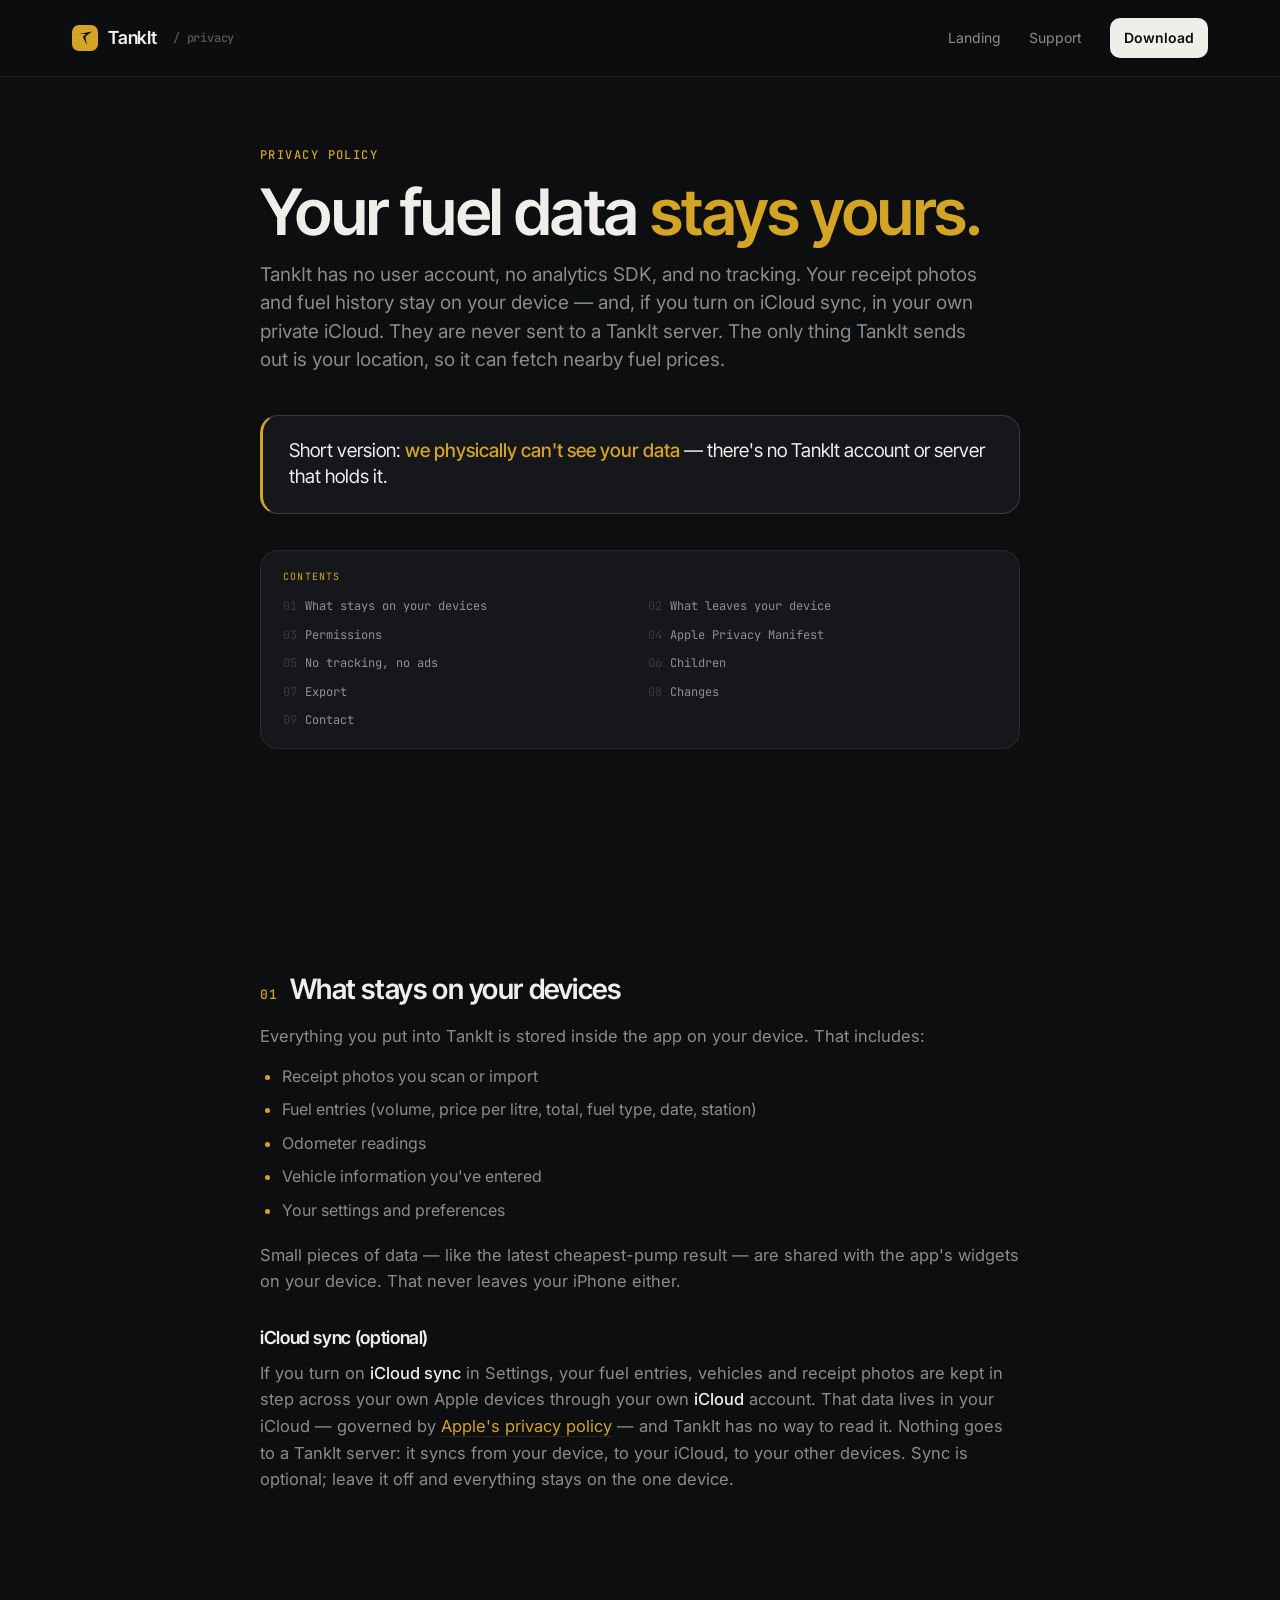
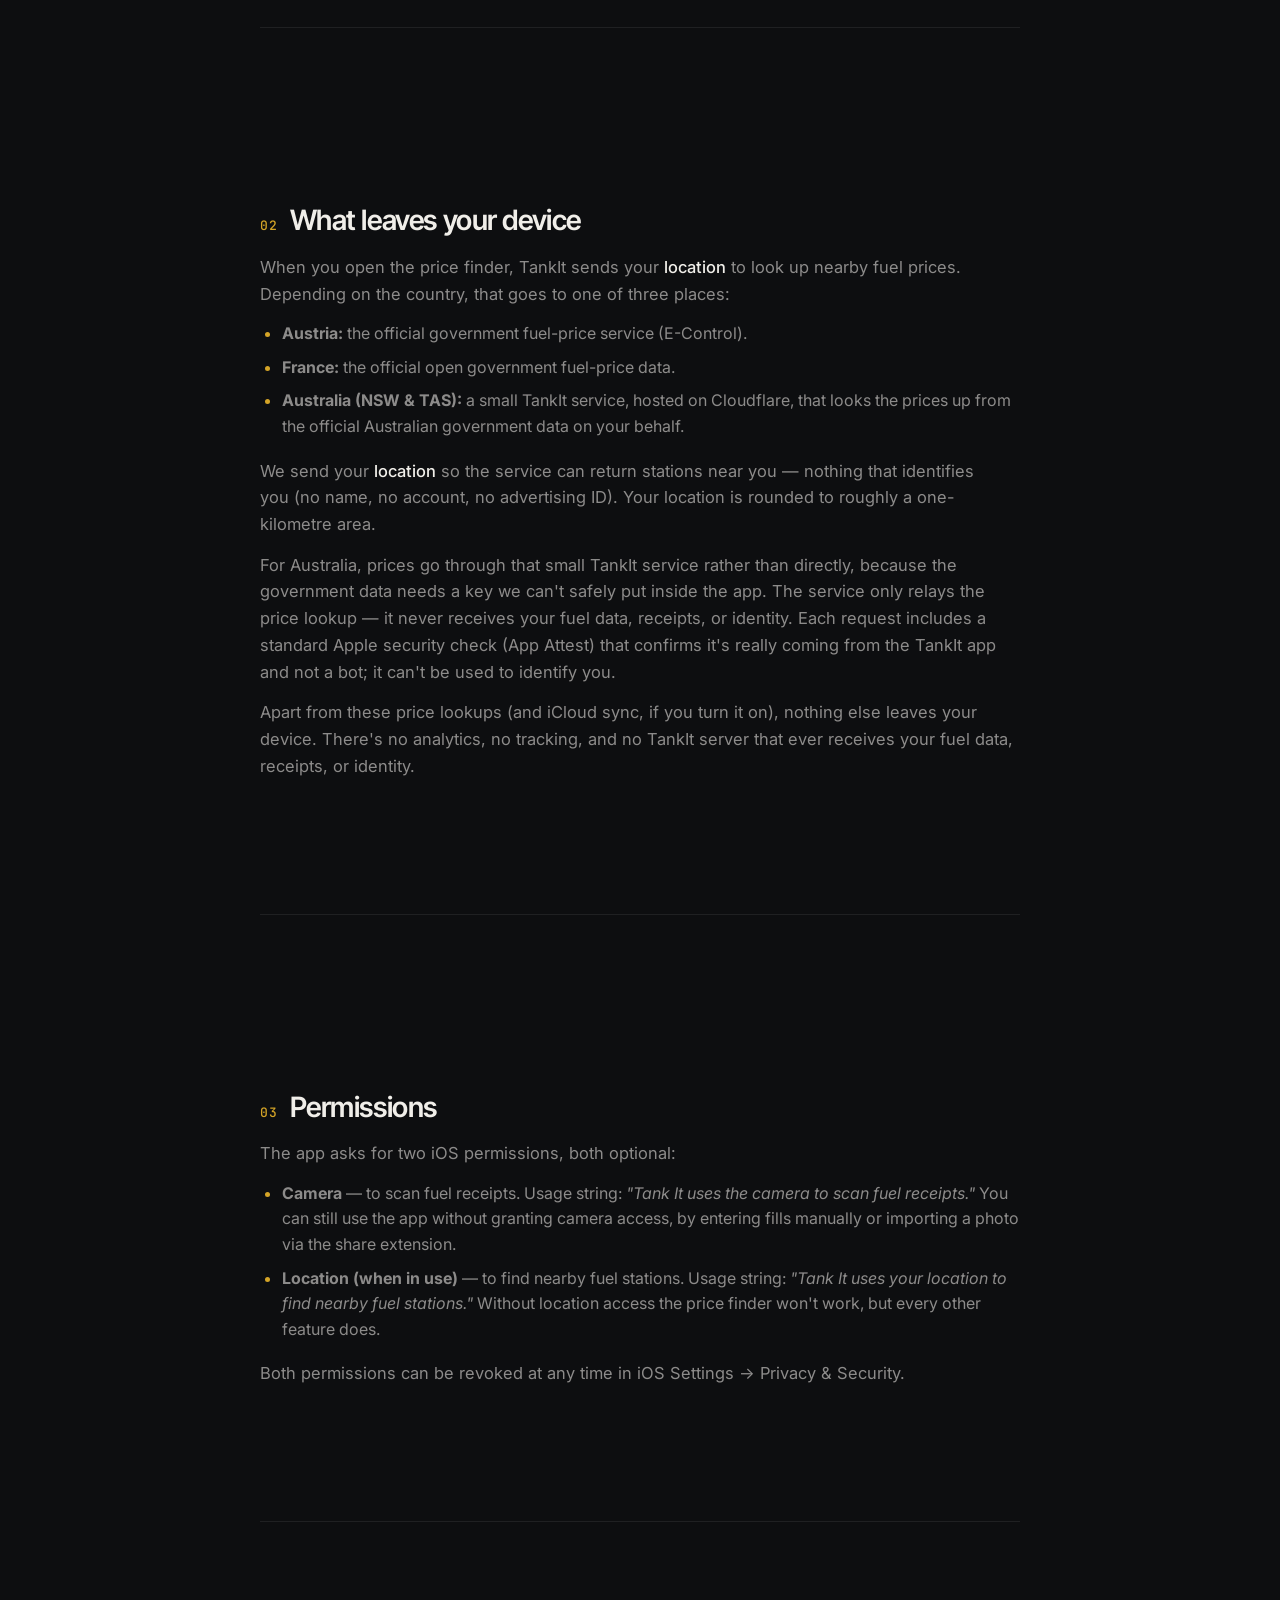
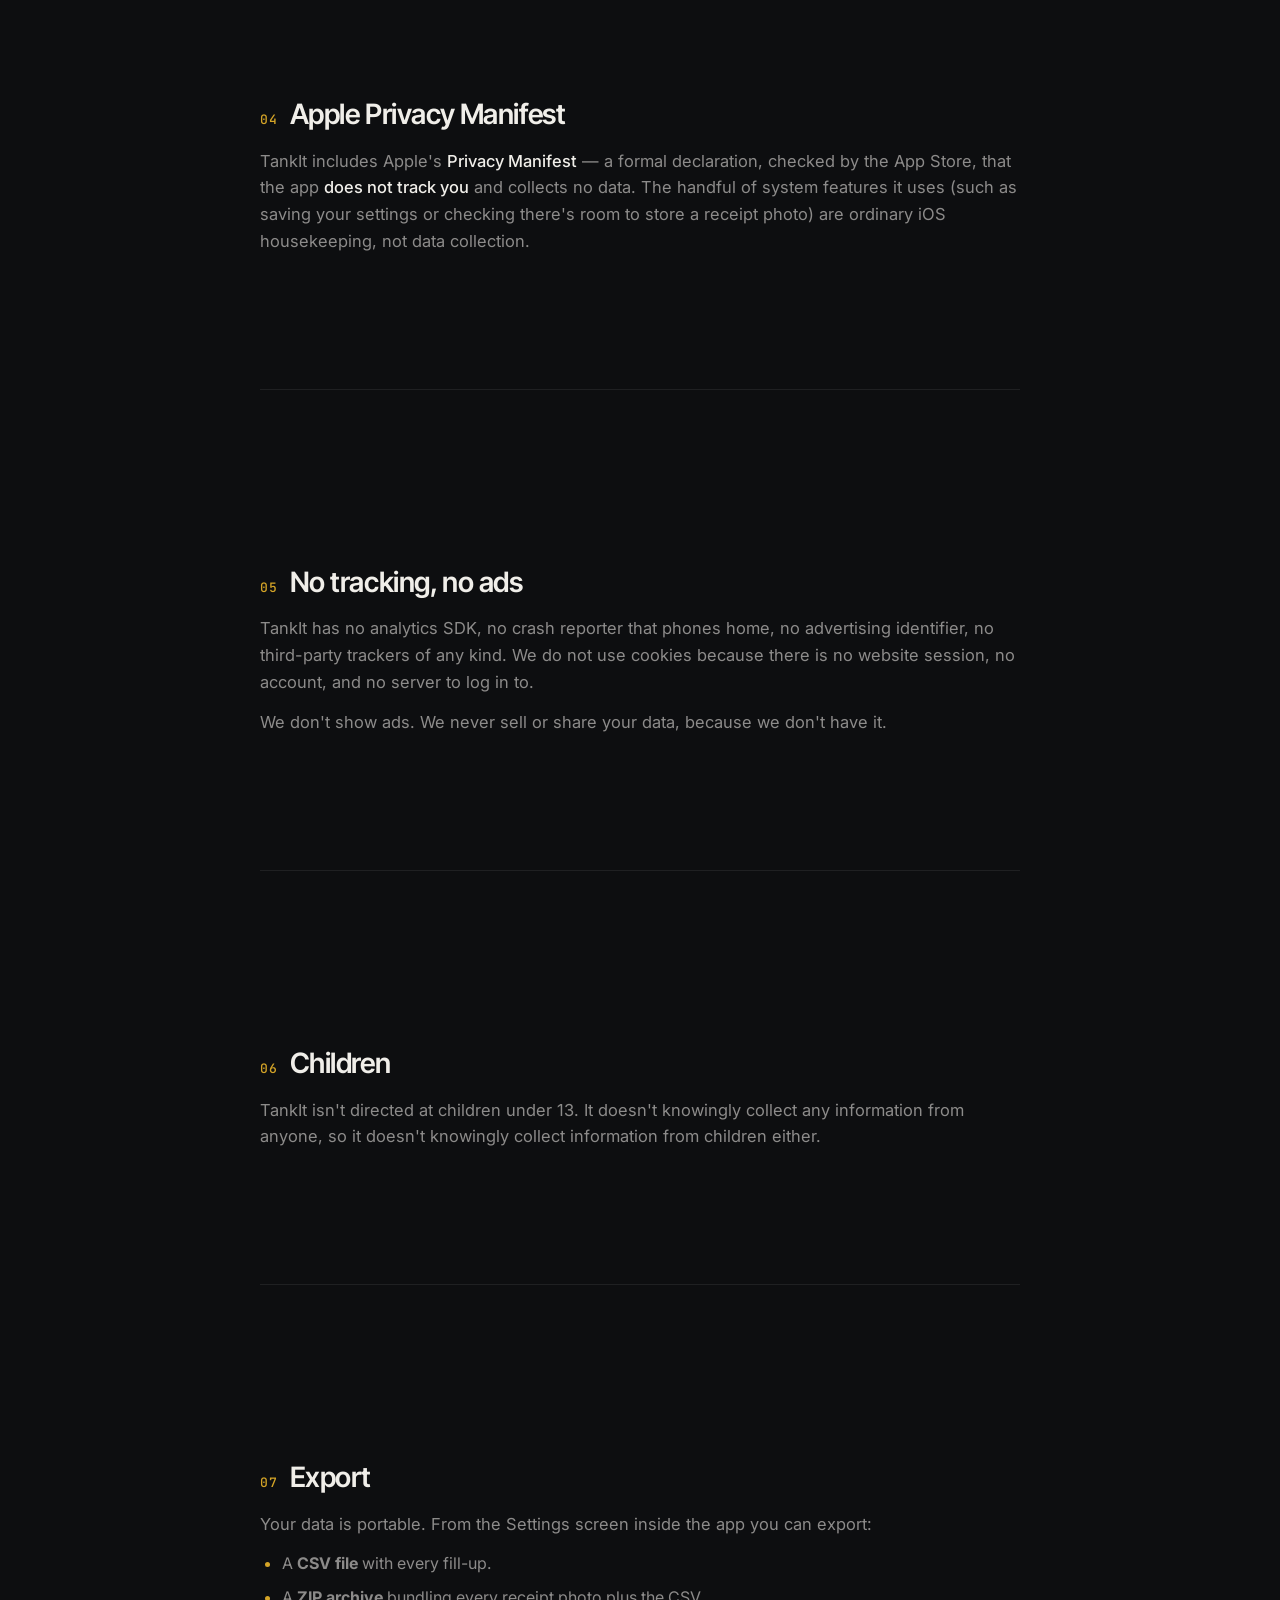
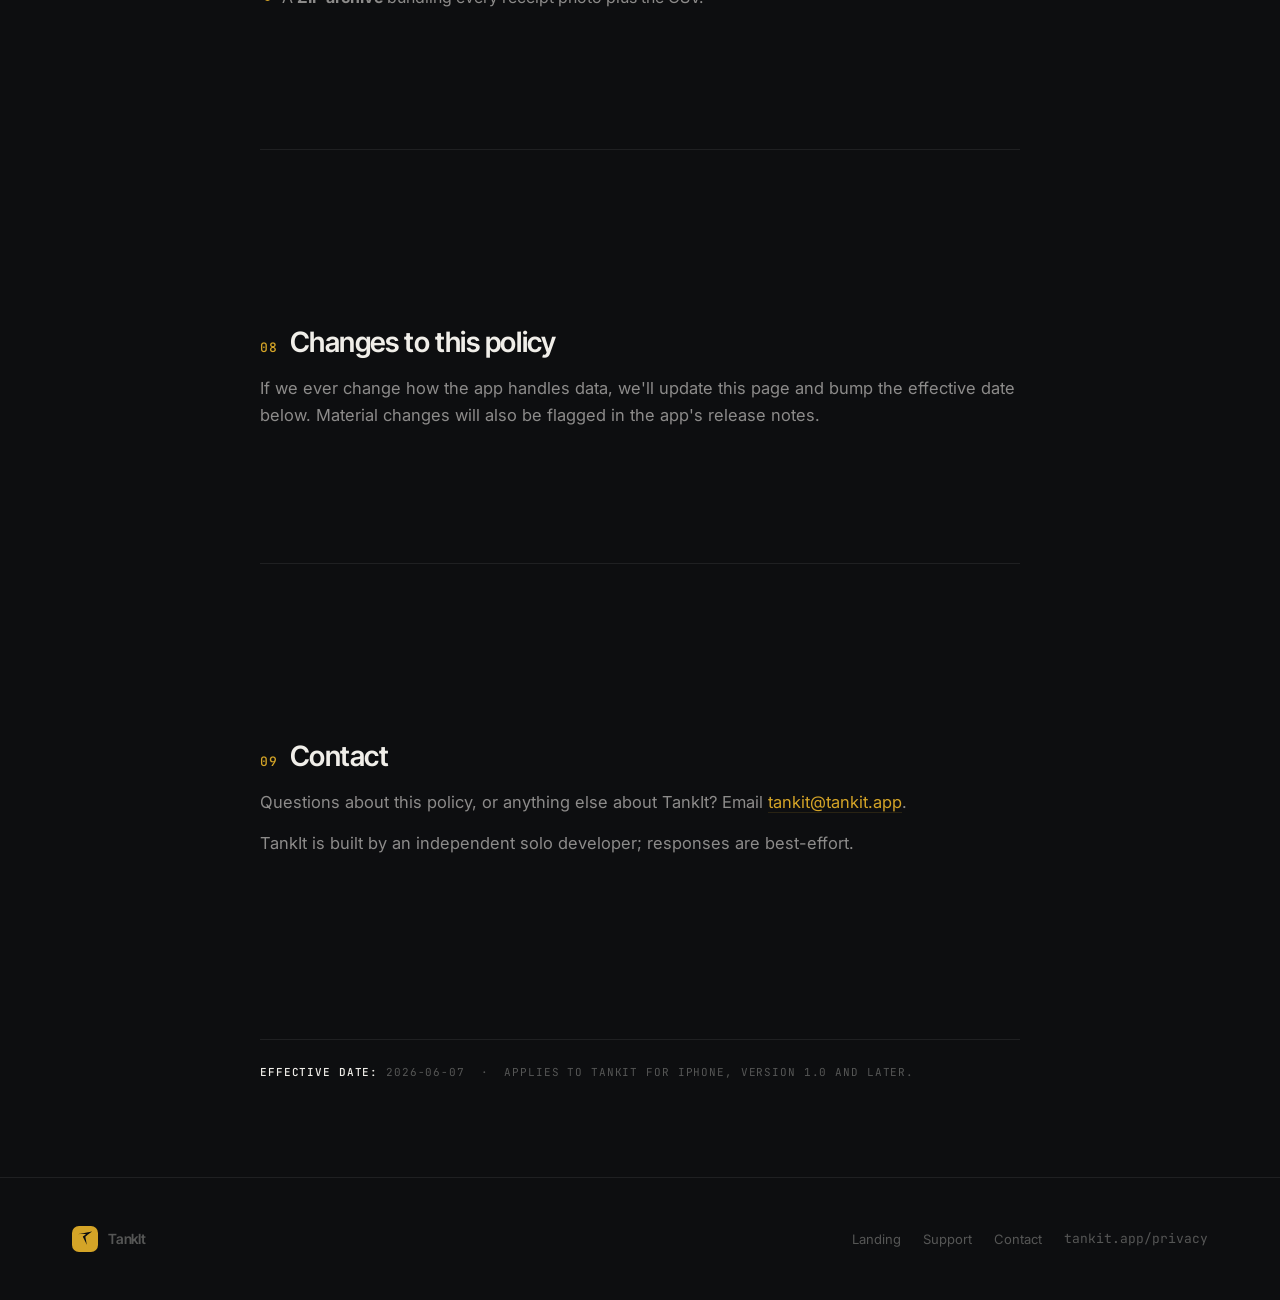
<file: privacy.html>
<!doctype html>
<html lang="en">
<head>
<meta charset="utf-8" />
<meta name="viewport" content="width=device-width,initial-scale=1" />
<title>TankIt — Privacy policy</title>
<meta name="description" content="TankIt has no account, no analytics SDK, and no tracking. Your receipt photos and fuel history stay on your device and your own private iCloud — never on a TankIt server." />
<link rel="icon" type="image/svg+xml" href="favicon.svg" />
<link rel="preconnect" href="https://fonts.googleapis.com">
<link rel="preconnect" href="https://fonts.gstatic.com" crossorigin>
<link href="https://fonts.googleapis.com/css2?family=Inter+Tight:wght@400;500;600;700&family=Inter:wght@400;500;600&family=JetBrains+Mono:wght@400;500;600;700&display=swap" rel="stylesheet">
<link rel="stylesheet" href="styles.css" />
<style>
  section[id] { scroll-margin-top: 80px; }
</style>
</head>
<body>

<header class="nav">
  <div class="nav-inner">
    <a class="brand" href="index.html">
      <span class="brand-mark">
        <svg viewBox="0 0 212 221" aria-hidden="true">
          <g transform="translate(0 221) scale(0.1 -0.1)">
            <path d="M1420 1904 c-530 -103 -743 -144 -1042 -201 -109 -20 -198 -41 -198 -46 0 -4 8 -6 18 -3 35 10 997 18 987 8 -5 -5 -100 -76 -210 -156 -110 -81 -210 -155 -222 -164 l-22 -17 266 -558 c146 -306 267 -556 268 -555 3 3 -29 181 -135 761 -34 186 -59 344 -57 351 3 8 71 65 152 127 81 63 264 206 408 318 144 112 268 206 275 208 13 5 17 24 5 22 -5 0 -226 -43 -493 -95z"/>
          </g>
        </svg>
      </span>
      <span>TankIt</span>
      <span class="mono" style="color:var(--ink-faint);font-size:12px;margin-left:6px;">/ privacy</span>
    </a>
    <nav class="nav-links">
      <a href="index.html">Landing</a>
      <a href="support.html">Support</a>
      <a class="nav-cta" href="https://apps.apple.com/app/tankit-fuel-receipts/id6776362535">Download</a>
    </nav>
  </div>
</header>

<main>
  <div class="wrap">
    <article class="prose">
      <span class="eyebrow">Privacy policy</span>
      <h1 style="margin-top:14px;">Your fuel data <span class="accent">stays yours.</span></h1>
      <p class="lede">
        TankIt has no user account, no analytics SDK, and no tracking. Your receipt photos and
        fuel history stay on your device — and, if you turn on iCloud sync, in your own private
        iCloud. They are never sent to a TankIt server. The only thing TankIt sends out is your
        location, so it can fetch nearby fuel prices.
      </p>

      <div class="callout">
        Short version: <strong>we physically can't see your data</strong> — there's no TankIt account or server that holds it.
      </div>

      <div class="toc">
        <div class="toc-title">Contents</div>
        <ol>
          <li><a href="#stays"><span class="num">01</span>What stays on your devices</a></li>
          <li><a href="#leaves"><span class="num">02</span>What leaves your device</a></li>
          <li><a href="#permissions"><span class="num">03</span>Permissions</a></li>
          <li><a href="#manifest"><span class="num">04</span>Apple Privacy Manifest</a></li>
          <li><a href="#tracking"><span class="num">05</span>No tracking, no ads</a></li>
          <li><a href="#children"><span class="num">06</span>Children</a></li>
          <li><a href="#export"><span class="num">07</span>Export</a></li>
          <li><a href="#changes"><span class="num">08</span>Changes</a></li>
          <li><a href="#contact"><span class="num">09</span>Contact</a></li>
        </ol>
      </div>

      <section id="stays">
        <h2><span class="num">01</span>What stays on your devices</h2>
        <p>
          Everything you put into TankIt is stored inside the app on your device. That includes:
        </p>
        <ul>
          <li>Receipt photos you scan or import</li>
          <li>Fuel entries (volume, price per litre, total, fuel type, date, station)</li>
          <li>Odometer readings</li>
          <li>Vehicle information you've entered</li>
          <li>Your settings and preferences</li>
        </ul>
        <p>
          Small pieces of data — like the latest cheapest-pump result — are shared with the app's
          widgets on your device. That never leaves your iPhone either.
        </p>

        <h3>iCloud sync (optional)</h3>
        <p>
          If you turn on <strong>iCloud sync</strong> in Settings, your fuel entries, vehicles
          and receipt photos are kept in step across your own Apple devices through your own
          <strong>iCloud</strong> account. That data lives in your iCloud — governed by
          <a href="https://www.apple.com/legal/privacy/">Apple's privacy policy</a> — and TankIt
          has no way to read it. Nothing goes to a TankIt server: it syncs from your device, to
          your iCloud, to your other devices. Sync is optional; leave it off and everything stays
          on the one device.
        </p>
      </section>

      <section id="leaves">
        <h2><span class="num">02</span>What leaves your device</h2>
        <p>
          When you open the price finder, TankIt sends your <strong>location</strong> to look up
          nearby fuel prices. Depending on the country, that goes to one of three places:
        </p>
        <ul>
          <li><strong>Austria:</strong> the official government fuel-price service (E-Control).</li>
          <li><strong>France:</strong> the official open government fuel-price data.</li>
          <li><strong>Australia (NSW &amp; TAS):</strong> a small TankIt service, hosted on
            Cloudflare, that looks the prices up from the official Australian government data on
            your behalf.</li>
        </ul>
        <p>
          We send your <strong>location</strong> so the service can return stations near you —
          nothing that identifies you (no name, no account, no advertising ID). Your location is
          rounded to roughly a one-kilometre area.
        </p>
        <p>
          For Australia, prices go through that small TankIt service rather than directly, because
          the government data needs a key we can't safely put inside the app. The service only
          relays the price lookup — it never receives your fuel data, receipts, or identity. Each
          request includes a standard Apple security check (App Attest) that confirms it's really
          coming from the TankIt app and not a bot; it can't be used to identify you.
        </p>
        <p>
          Apart from these price lookups (and iCloud sync, if you turn it on), nothing else leaves
          your device. There's no analytics, no tracking, and no TankIt server that ever receives
          your fuel data, receipts, or identity.
        </p>
      </section>

      <section id="permissions">
        <h2><span class="num">03</span>Permissions</h2>
        <p>The app asks for two iOS permissions, both optional:</p>
        <ul>
          <li>
            <strong>Camera</strong> — to scan fuel receipts.
            Usage string: <em>"Tank It uses the camera to scan fuel receipts."</em>
            You can still use the app without granting camera access, by entering fills
            manually or importing a photo via the share extension.
          </li>
          <li>
            <strong>Location (when in use)</strong> — to find nearby fuel stations.
            Usage string: <em>"Tank It uses your location to find nearby fuel stations."</em>
            Without location access the price finder won't work, but every other feature
            does.
          </li>
        </ul>
        <p>
          Both permissions can be revoked at any time in iOS Settings → Privacy &amp; Security.
        </p>
      </section>

      <section id="manifest">
        <h2><span class="num">04</span>Apple Privacy Manifest</h2>
        <p>
          TankIt includes Apple's <strong>Privacy Manifest</strong> — a formal declaration,
          checked by the App Store, that the app <strong>does not track you</strong> and collects
          no data. The handful of system features it uses (such as saving your settings or
          checking there's room to store a receipt photo) are ordinary iOS housekeeping, not data
          collection.
        </p>
      </section>

      <section id="tracking">
        <h2><span class="num">05</span>No tracking, no ads</h2>
        <p>
          TankIt has no analytics SDK, no crash reporter that phones home, no advertising
          identifier, no third-party trackers of any kind. We do not use cookies because there
          is no website session, no account, and no server to log in to.
        </p>
        <p>
          We don't show ads. We never sell or share your data, because we don't have it.
        </p>
      </section>

      <section id="children">
        <h2><span class="num">06</span>Children</h2>
        <p>
          TankIt isn't directed at children under 13. It doesn't knowingly collect any
          information from anyone, so it doesn't knowingly collect information from children
          either.
        </p>
      </section>

      <section id="export">
        <h2><span class="num">07</span>Export</h2>
        <p>
          Your data is portable. From the Settings screen inside the app you can export:
        </p>
        <ul>
          <li>A <strong>CSV file</strong> with every fill-up.</li>
          <li>A <strong>ZIP archive</strong> bundling every receipt photo plus the CSV.</li>
        </ul>
      </section>

      <section id="changes">
        <h2><span class="num">08</span>Changes to this policy</h2>
        <p>
          If we ever change how the app handles data, we'll update this page and bump the
          effective date below. Material changes will also be flagged in the app's release notes.
        </p>
      </section>

      <section id="contact">
        <h2><span class="num">09</span>Contact</h2>
        <p>
          Questions about this policy, or anything else about TankIt? Email
          <a href="mailto:tankit@tankit.app">tankit@tankit.app</a>.
        </p>
        <p>
          TankIt is built by an independent solo developer; responses are best-effort.
        </p>
      </section>

      <div class="meta">
        <strong>Effective date:</strong> 2026-06-07 &nbsp;·&nbsp;
        Applies to TankIt for iPhone, version 1.0 and later.
      </div>
    </article>
  </div>
</main>

<footer>
  <div class="wrap">
    <div class="footer-inner">
      <div class="brand">
        <span class="brand-mark">
          <svg viewBox="0 0 212 221" aria-hidden="true">
            <g transform="translate(0 221) scale(0.1 -0.1)">
              <path d="M1420 1904 c-530 -103 -743 -144 -1042 -201 -109 -20 -198 -41 -198 -46 0 -4 8 -6 18 -3 35 10 997 18 987 8 -5 -5 -100 -76 -210 -156 -110 -81 -210 -155 -222 -164 l-22 -17 266 -558 c146 -306 267 -556 268 -555 3 3 -29 181 -135 761 -34 186 -59 344 -57 351 3 8 71 65 152 127 81 63 264 206 408 318 144 112 268 206 275 208 13 5 17 24 5 22 -5 0 -226 -43 -493 -95z"/>
            </g>
          </svg>
        </span>
        <span style="font-size:14px;">TankIt</span>
      </div>
      <div class="footer-links">
        <a href="index.html">Landing</a>
        <a href="support.html">Support</a>
        <a href="mailto:tankit@tankit.app">Contact</a>
        <span class="mono">tankit.app/privacy</span>
      </div>
    </div>
  </div>
</footer>

</body>
</html>
</file>
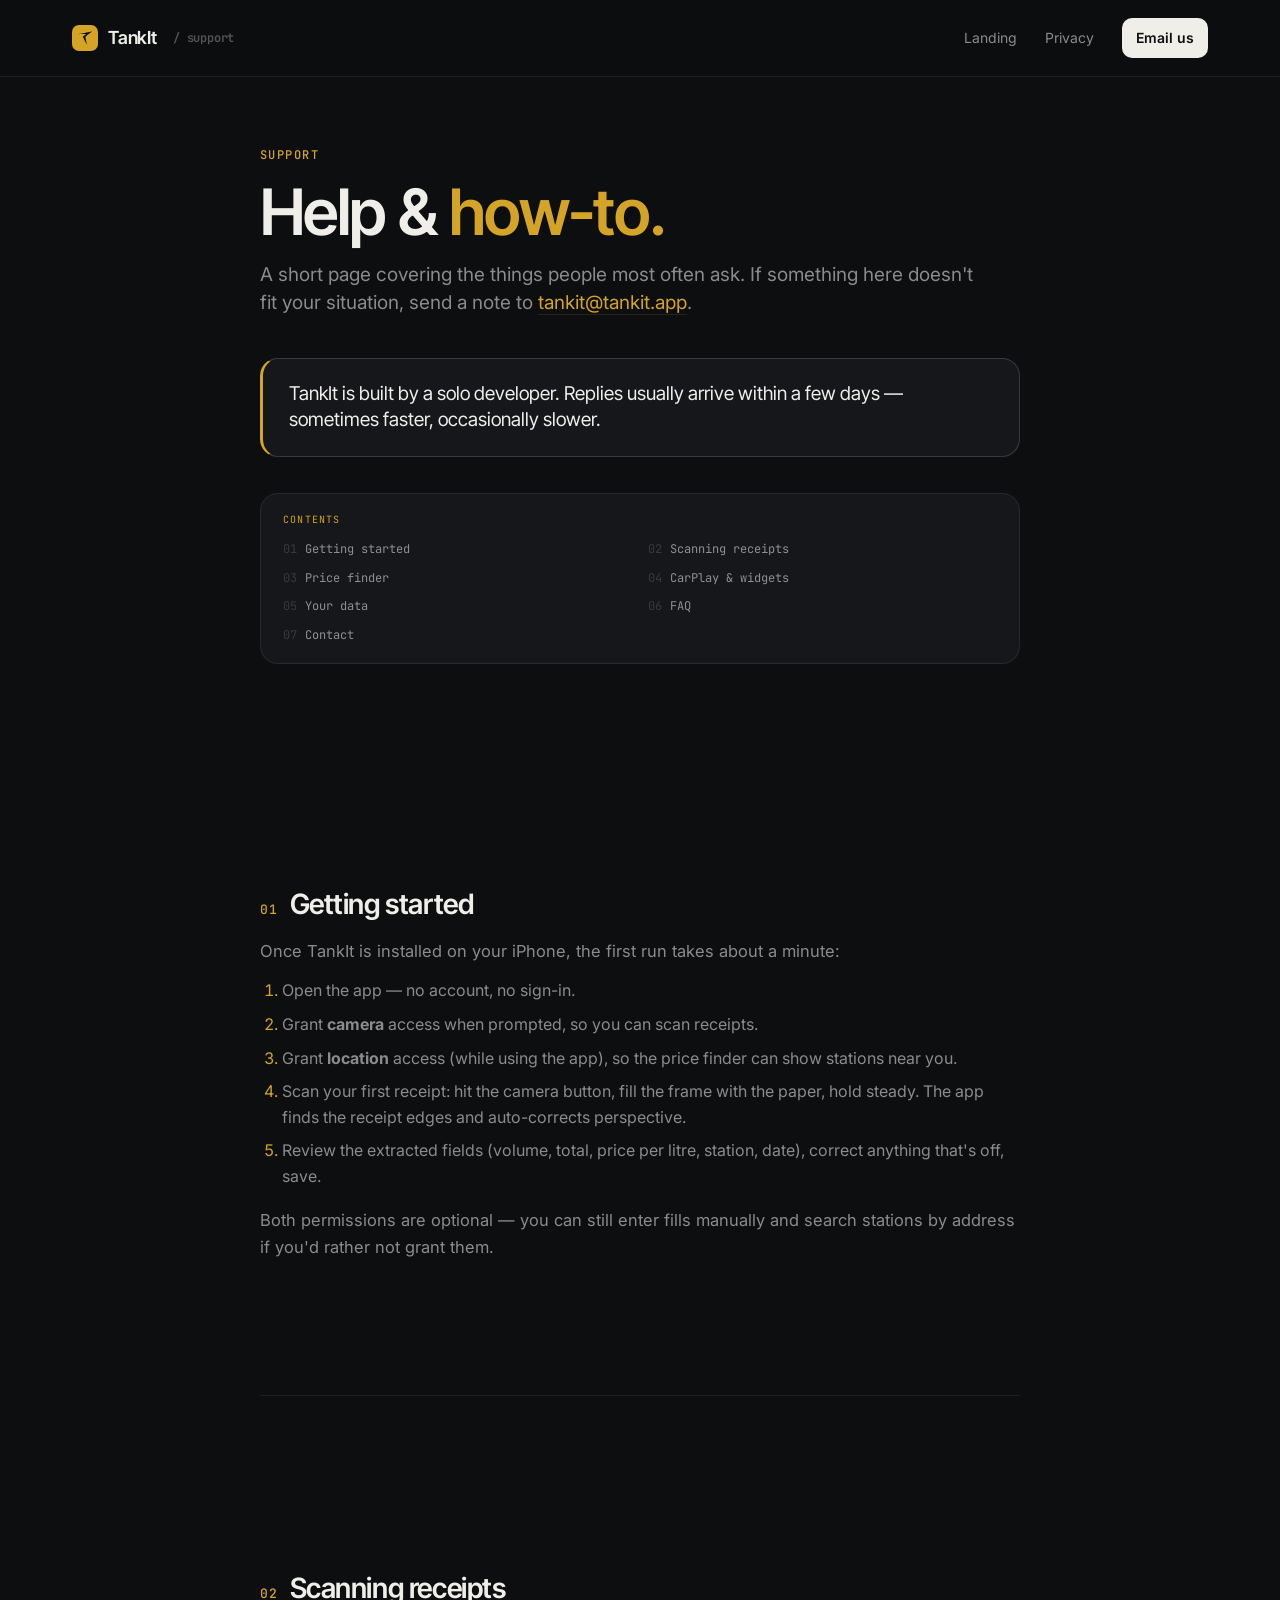
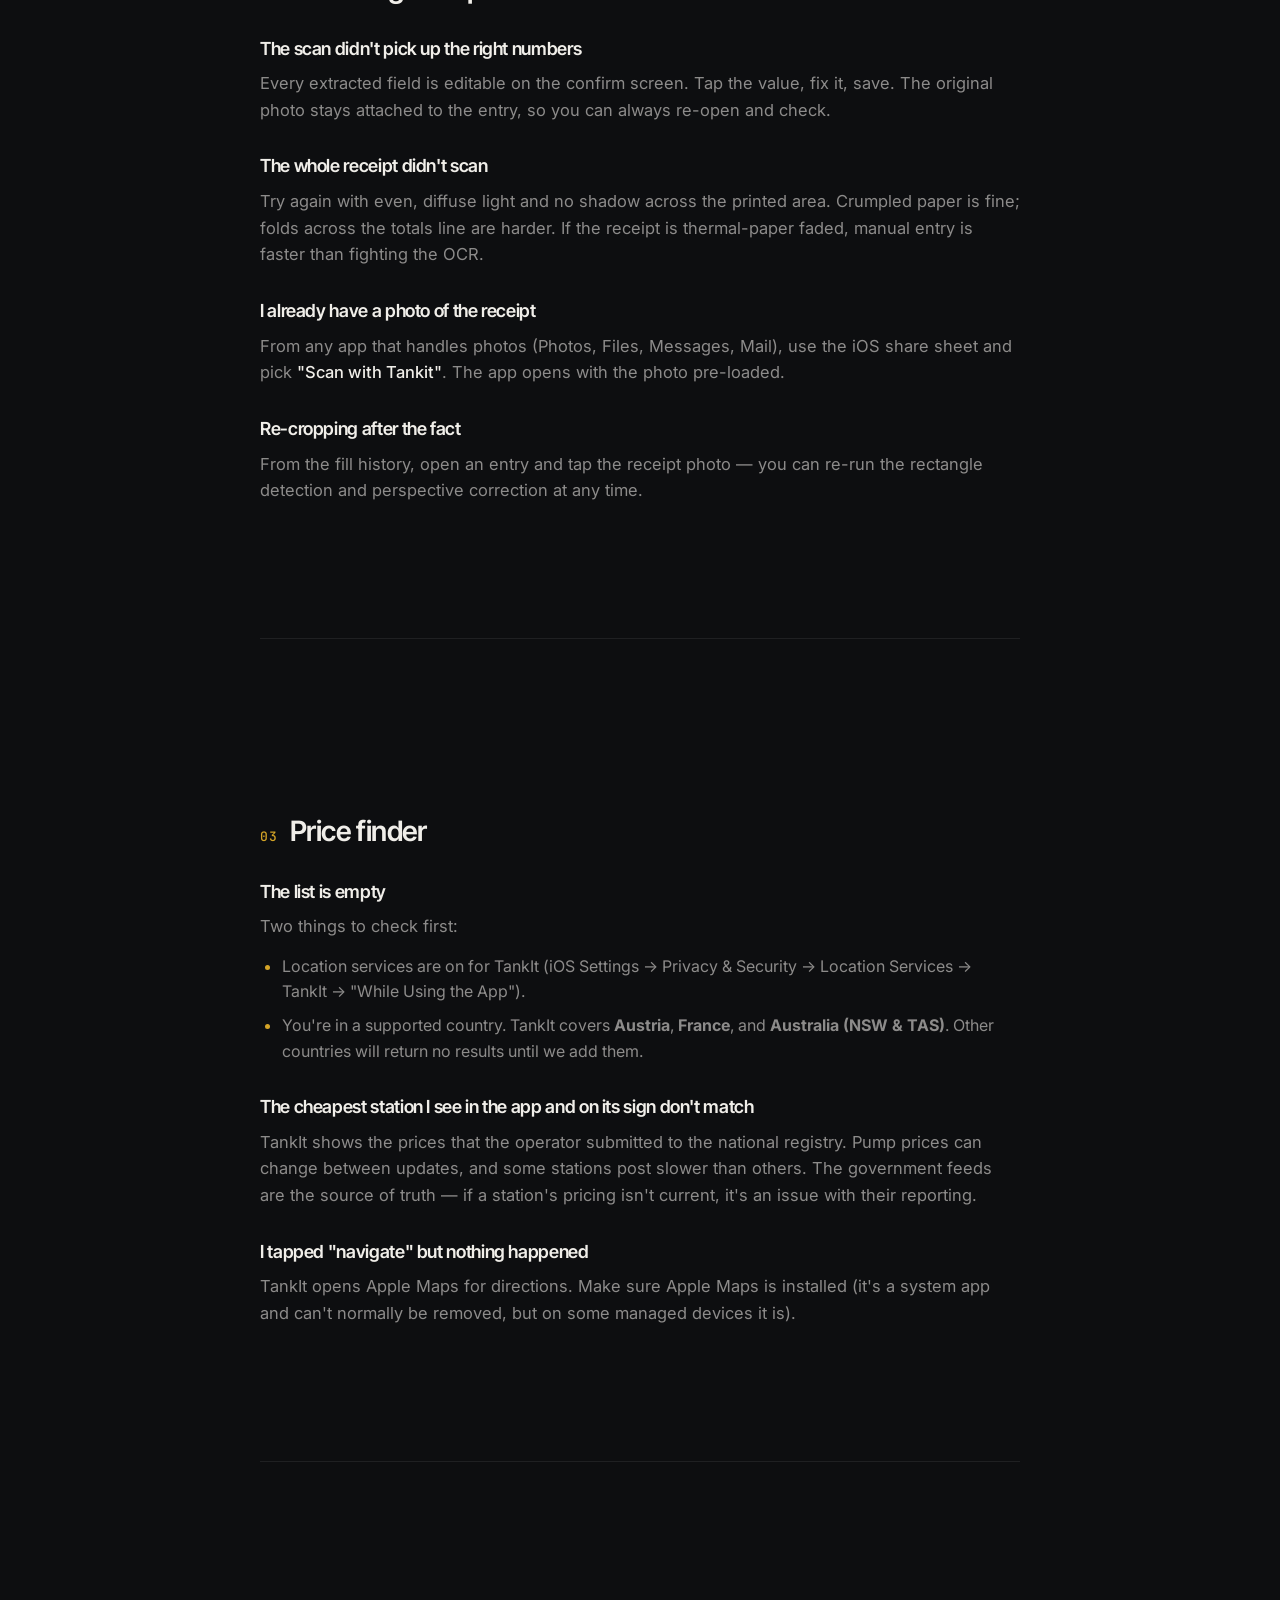
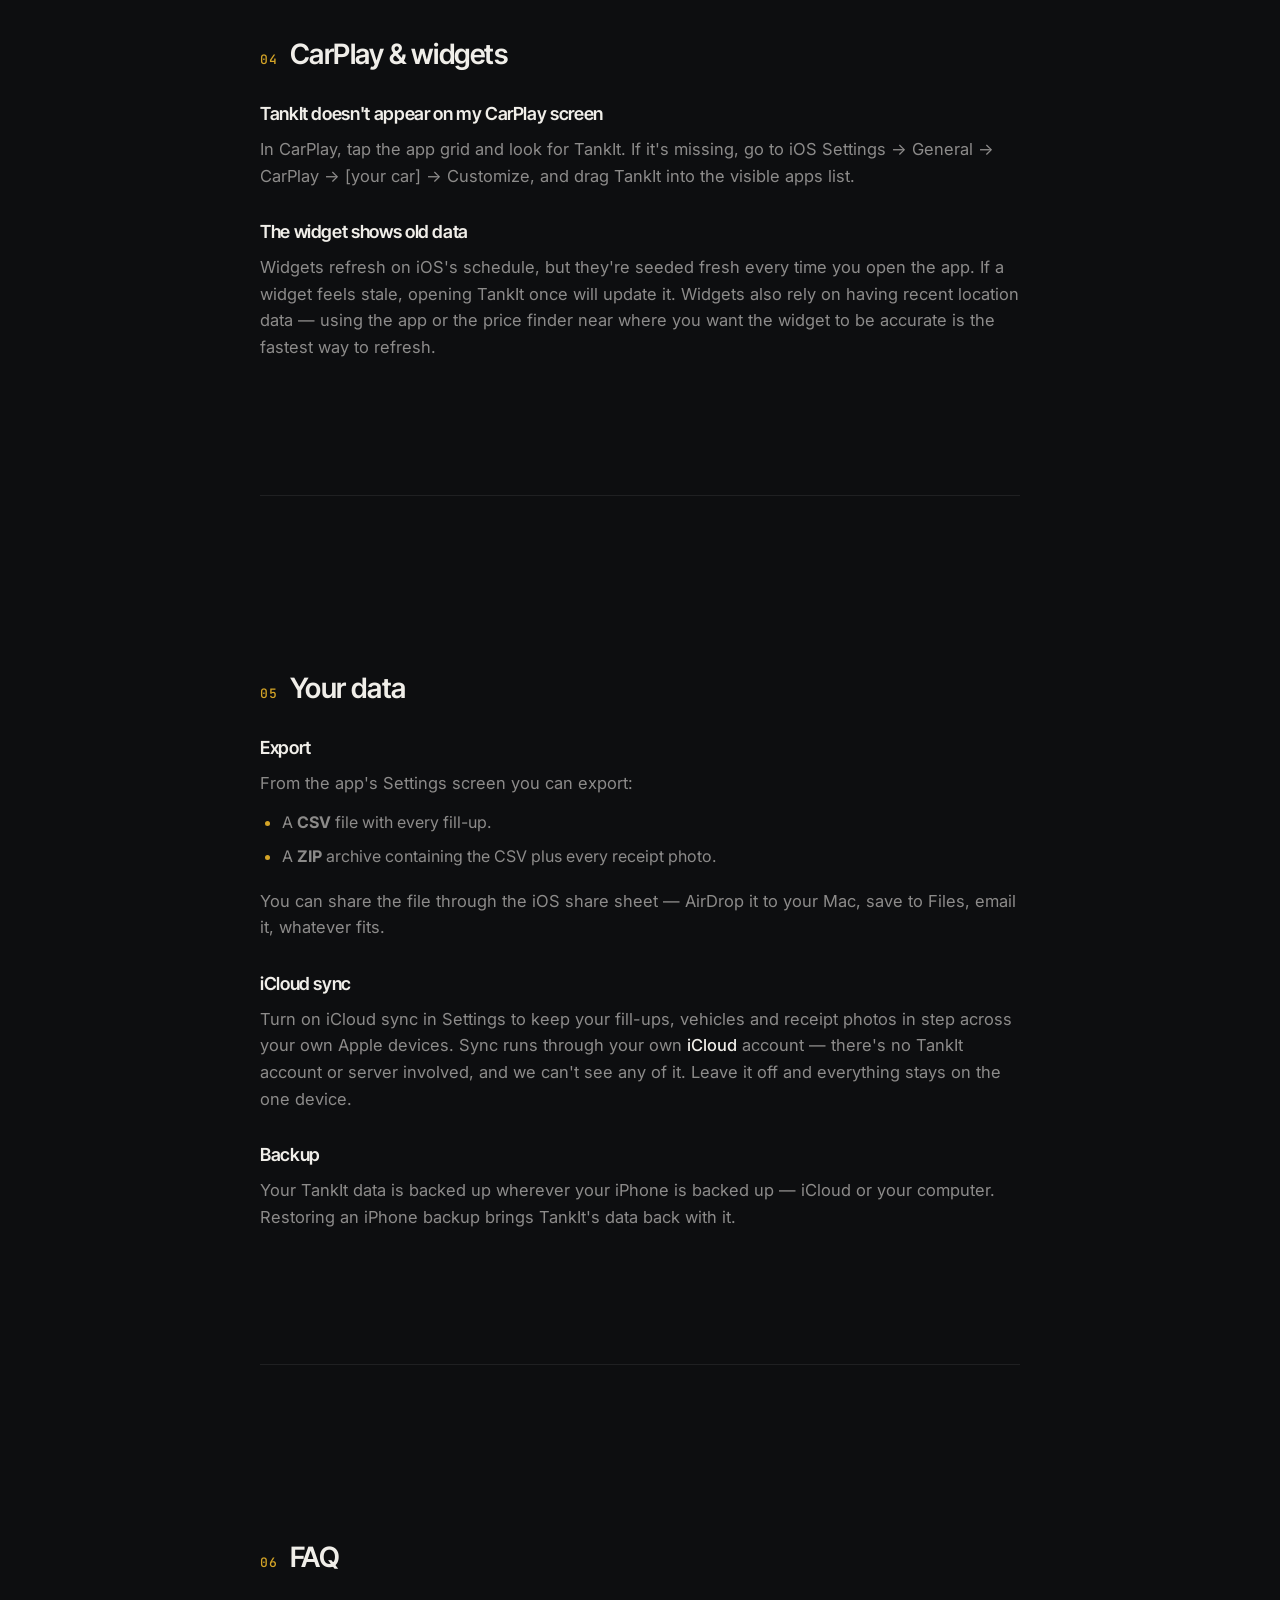
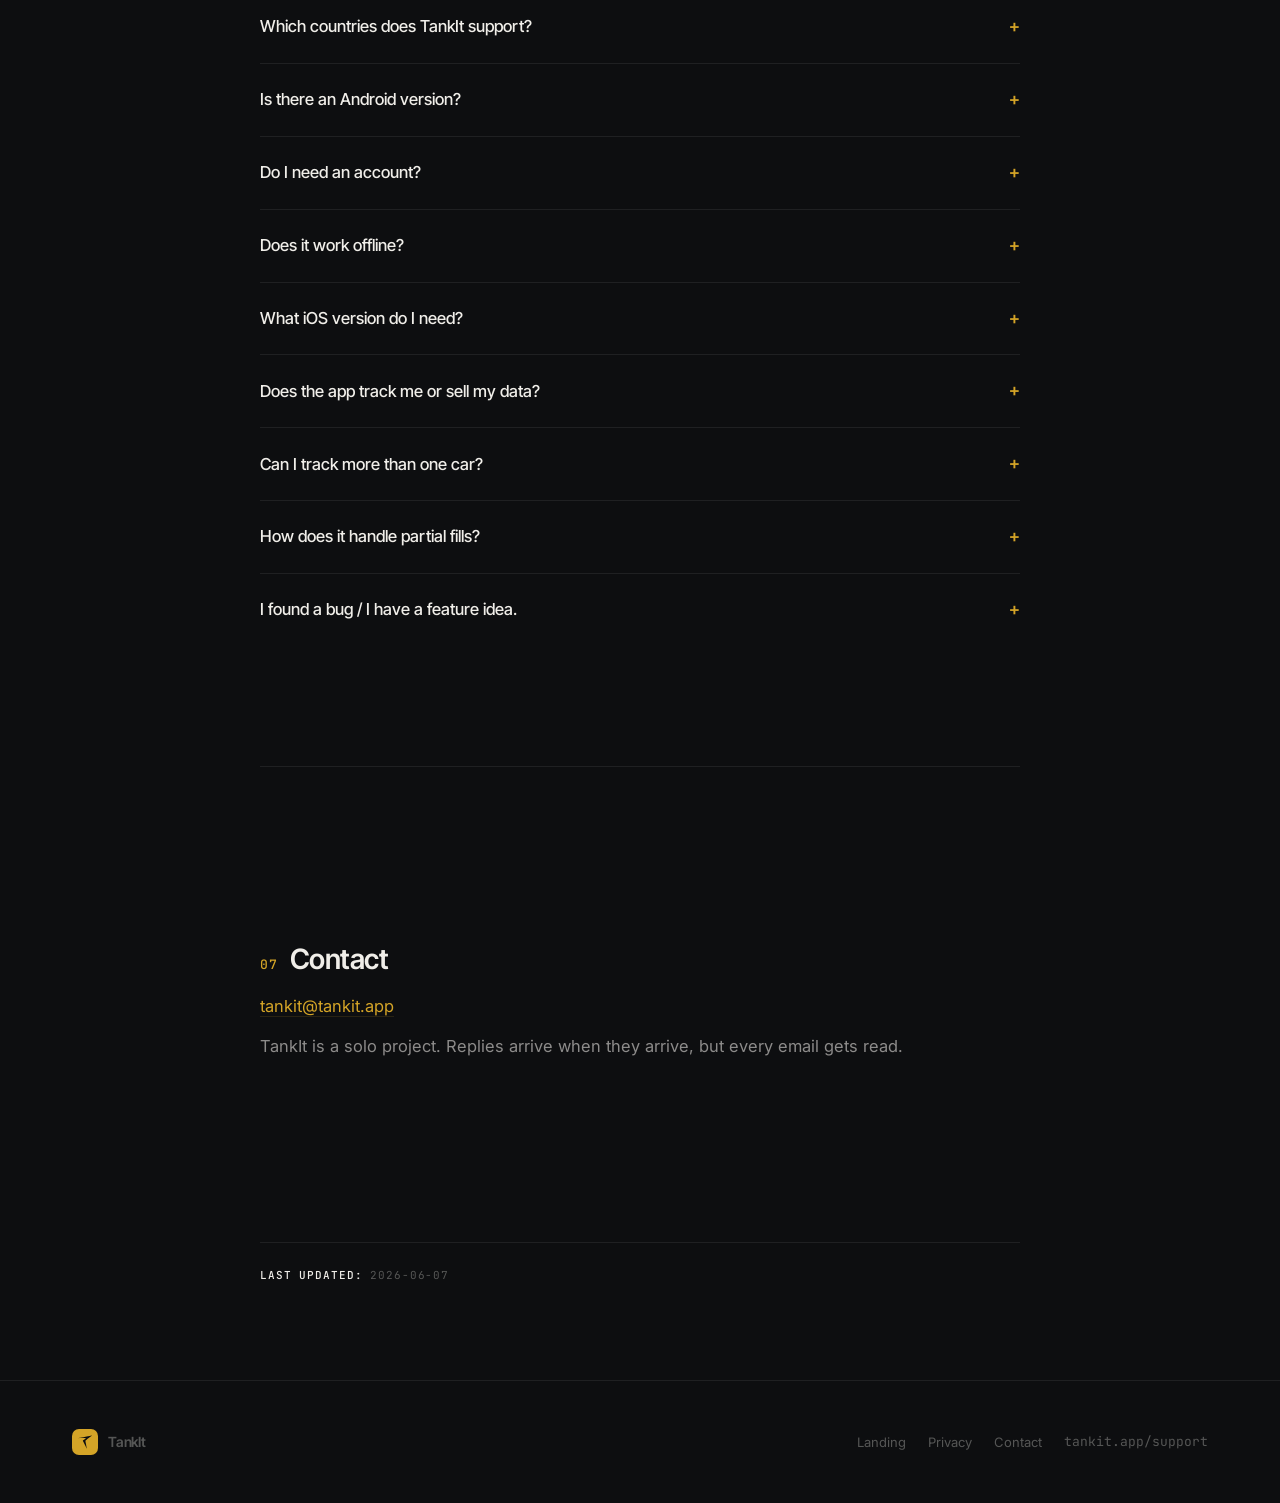
<file: support.html>
<!doctype html>
<html lang="en">
<head>
<meta charset="utf-8" />
<meta name="viewport" content="width=device-width,initial-scale=1" />
<title>TankIt — Support</title>
<meta name="description" content="Help, troubleshooting and FAQ for TankIt, the privacy-first iOS fuel tracker." />
<link rel="icon" type="image/svg+xml" href="favicon.svg" />
<link rel="preconnect" href="https://fonts.googleapis.com">
<link rel="preconnect" href="https://fonts.gstatic.com" crossorigin>
<link href="https://fonts.googleapis.com/css2?family=Inter+Tight:wght@400;500;600;700&family=Inter:wght@400;500;600&family=JetBrains+Mono:wght@400;500;600;700&display=swap" rel="stylesheet">
<link rel="stylesheet" href="styles.css" />
<style>
  section[id] { scroll-margin-top: 80px; }
  .prose details {
    border-top: 1px solid var(--border);
    padding: 18px 0;
  }
  .prose details:first-of-type { border-top: none; }
  .prose details > summary {
    list-style: none;
    cursor: pointer;
    font-family: var(--font-display);
    font-weight: 500;
    font-size: 16.5px;
    color: var(--ink);
    display: flex;
    align-items: center;
    justify-content: space-between;
    gap: 16px;
    padding: 4px 0;
  }
  .prose details > summary::-webkit-details-marker { display: none; }
  .prose details > summary::after {
    content: "+";
    font-family: var(--font-mono);
    font-size: 18px;
    color: var(--accent);
    transition: transform 180ms ease;
  }
  .prose details[open] > summary::after {
    content: "−";
    transform: rotate(0deg);
  }
  .prose details > div {
    padding: 8px 0 4px;
  }
  .prose details > div p { margin-top: 8px; }
  .prose details > div p:first-child { margin-top: 0; }
</style>
</head>
<body>

<header class="nav">
  <div class="nav-inner">
    <a class="brand" href="index.html">
      <span class="brand-mark">
        <svg viewBox="0 0 212 221" aria-hidden="true">
          <g transform="translate(0 221) scale(0.1 -0.1)">
            <path d="M1420 1904 c-530 -103 -743 -144 -1042 -201 -109 -20 -198 -41 -198 -46 0 -4 8 -6 18 -3 35 10 997 18 987 8 -5 -5 -100 -76 -210 -156 -110 -81 -210 -155 -222 -164 l-22 -17 266 -558 c146 -306 267 -556 268 -555 3 3 -29 181 -135 761 -34 186 -59 344 -57 351 3 8 71 65 152 127 81 63 264 206 408 318 144 112 268 206 275 208 13 5 17 24 5 22 -5 0 -226 -43 -493 -95z"/>
          </g>
        </svg>
      </span>
      <span>TankIt</span>
      <span class="mono" style="color:var(--ink-faint);font-size:12px;margin-left:6px;">/ support</span>
    </a>
    <nav class="nav-links">
      <a href="index.html">Landing</a>
      <a href="privacy.html">Privacy</a>
      <a class="nav-cta" href="mailto:tankit@tankit.app">Email us</a>
    </nav>
  </div>
</header>

<main>
  <div class="wrap">
    <article class="prose">
      <span class="eyebrow">Support</span>
      <h1 style="margin-top:14px;">Help &amp; <span class="accent">how-to.</span></h1>
      <p class="lede">
        A short page covering the things people most often ask. If something here doesn't fit
        your situation, send a note to <a href="mailto:tankit@tankit.app">tankit@tankit.app</a>.
      </p>

      <div class="callout">
        TankIt is built by a solo developer. Replies usually arrive within a few days — sometimes faster, occasionally slower.
      </div>

      <div class="toc">
        <div class="toc-title">Contents</div>
        <ol>
          <li><a href="#start"><span class="num">01</span>Getting started</a></li>
          <li><a href="#scan"><span class="num">02</span>Scanning receipts</a></li>
          <li><a href="#prices"><span class="num">03</span>Price finder</a></li>
          <li><a href="#carplay"><span class="num">04</span>CarPlay &amp; widgets</a></li>
          <li><a href="#data"><span class="num">05</span>Your data</a></li>
          <li><a href="#faq"><span class="num">06</span>FAQ</a></li>
          <li><a href="#contact"><span class="num">07</span>Contact</a></li>
        </ol>
      </div>

      <section id="start">
        <h2><span class="num">01</span>Getting started</h2>
        <p>
          Once TankIt is installed on your iPhone, the first run takes about a minute:
        </p>
        <ol>
          <li>Open the app — no account, no sign-in.</li>
          <li>Grant <strong>camera</strong> access when prompted, so you can scan receipts.</li>
          <li>Grant <strong>location</strong> access (while using the app), so the price finder can show stations near you.</li>
          <li>Scan your first receipt: hit the camera button, fill the frame with the paper, hold steady. The app finds the receipt edges and auto-corrects perspective.</li>
          <li>Review the extracted fields (volume, total, price per litre, station, date), correct anything that's off, save.</li>
        </ol>
        <p>
          Both permissions are optional — you can still enter fills manually and search stations by address if you'd rather not grant them.
        </p>
      </section>

      <section id="scan">
        <h2><span class="num">02</span>Scanning receipts</h2>
        <h3>The scan didn't pick up the right numbers</h3>
        <p>
          Every extracted field is editable on the confirm screen. Tap the value, fix it, save.
          The original photo stays attached to the entry, so you can always re-open and check.
        </p>
        <h3>The whole receipt didn't scan</h3>
        <p>
          Try again with even, diffuse light and no shadow across the printed area. Crumpled
          paper is fine; folds across the totals line are harder. If the receipt is thermal-paper
          faded, manual entry is faster than fighting the OCR.
        </p>
        <h3>I already have a photo of the receipt</h3>
        <p>
          From any app that handles photos (Photos, Files, Messages, Mail), use the iOS share
          sheet and pick <strong>"Scan with Tankit"</strong>. The app opens with the photo
          pre-loaded.
        </p>
        <h3>Re-cropping after the fact</h3>
        <p>
          From the fill history, open an entry and tap the receipt photo — you can re-run the
          rectangle detection and perspective correction at any time.
        </p>
      </section>

      <section id="prices">
        <h2><span class="num">03</span>Price finder</h2>
        <h3>The list is empty</h3>
        <p>
          Two things to check first:
        </p>
        <ul>
          <li>Location services are on for TankIt (iOS Settings → Privacy &amp; Security → Location Services → TankIt → "While Using the App").</li>
          <li>You're in a supported country. TankIt covers <strong>Austria</strong>, <strong>France</strong>, and <strong>Australia (NSW &amp; TAS)</strong>. Other countries will return no results until we add them.</li>
        </ul>
        <h3>The cheapest station I see in the app and on its sign don't match</h3>
        <p>
          TankIt shows the prices that the operator submitted to the national registry. Pump
          prices can change between updates, and some stations post slower than others. The
          government feeds are the source of truth — if a station's pricing isn't current,
          it's an issue with their reporting.
        </p>
        <h3>I tapped "navigate" but nothing happened</h3>
        <p>
          TankIt opens Apple Maps for directions. Make sure Apple Maps is installed (it's a
          system app and can't normally be removed, but on some managed devices it is).
        </p>
      </section>

      <section id="carplay">
        <h2><span class="num">04</span>CarPlay &amp; widgets</h2>
        <h3>TankIt doesn't appear on my CarPlay screen</h3>
        <p>
          In CarPlay, tap the app grid and look for TankIt. If it's missing, go to iOS Settings
          → General → CarPlay → [your car] → Customize, and drag TankIt into the visible apps
          list.
        </p>
        <h3>The widget shows old data</h3>
        <p>
          Widgets refresh on iOS's schedule, but they're seeded fresh every time you open the
          app. If a widget feels stale, opening TankIt once will update it. Widgets also rely
          on having recent location data — using the app or the price finder near where you
          want the widget to be accurate is the fastest way to refresh.
        </p>
      </section>

      <section id="data">
        <h2><span class="num">05</span>Your data</h2>
        <h3>Export</h3>
        <p>
          From the app's Settings screen you can export:
        </p>
        <ul>
          <li>A <strong>CSV</strong> file with every fill-up.</li>
          <li>A <strong>ZIP</strong> archive containing the CSV plus every receipt photo.</li>
        </ul>
        <p>
          You can share the file through the iOS share sheet — AirDrop it to your Mac, save to
          Files, email it, whatever fits.
        </p>
        <h3>iCloud sync</h3>
        <p>
          Turn on iCloud sync in Settings to keep your fill-ups, vehicles and receipt photos in
          step across your own Apple devices. Sync runs through your own <strong>iCloud</strong>
          account — there's no TankIt account or server involved, and we can't see any of it.
          Leave it off and everything stays on the one device.
        </p>
        <h3>Backup</h3>
        <p>
          Your TankIt data is backed up wherever your iPhone is backed up — iCloud or your
          computer. Restoring an iPhone backup brings TankIt's data back with it.
        </p>
      </section>

      <section id="faq">
        <h2><span class="num">06</span>FAQ</h2>

        <details>
          <summary>Which countries does TankIt support?</summary>
          <div>
            <p>It depends on the feature:</p>
            <ul>
              <li><strong>Receipt scanner</strong> — works with receipts in <strong>English, German and French</strong>, from stations anywhere. The on-device OCR is tuned for those three languages, so a receipt from Italy or Spain will still scan but field detection is less reliable.</li>
              <li><strong>Cheapest-pump finder</strong> — live prices cover <strong>Austria, France, and Australia (NSW &amp; TAS)</strong>, because each country requires wiring up its official government fuel-price feed. More countries are planned as we add feeds.</li>
            </ul>
            <p>So you can track fill-ups anywhere; you just won't get nearby-price suggestions outside the supported countries yet.</p>
          </div>
        </details>

        <details>
          <summary>Is there an Android version?</summary>
          <div>
            <p>No. TankIt is iPhone only. A lot of what makes it good — on-device receipt parsing, CarPlay, native widgets, Apple Maps integration — leans on Apple-only frameworks.</p>
          </div>
        </details>

        <details>
          <summary>Do I need an account?</summary>
          <div>
            <p>No. There is no TankIt sign-in, no email collection, nothing to remember — open the app and use it. (Optional iCloud sync uses your own Apple Account, not a TankIt account.)</p>
          </div>
        </details>

        <details>
          <summary>Does it work offline?</summary>
          <div>
            <p>Yes — receipt scanning, entry, and statistics work fully offline. The price finder needs a network connection to query the government feeds.</p>
          </div>
        </details>

        <details>
          <summary>What iOS version do I need?</summary>
          <div>
            <p>iOS 18 or later, iPhone only.</p>
          </div>
        </details>

        <details>
          <summary>Does the app track me or sell my data?</summary>
          <div>
            <p>No. There are no analytics SDKs, no advertising IDs, no third-party trackers, and no TankIt account. The only network calls send your location to look up fuel prices — to the Austrian and French government data directly, or via a small TankIt service for Australia. See the <a href="privacy.html">privacy policy</a> for the full picture.</p>
          </div>
        </details>

        <details>
          <summary>Can I track more than one car?</summary>
          <div>
            <p>Yes. Your first vehicle is free; tracking additional vehicles is a Premium feature. Each vehicle keeps its own history, efficiency and stats, and you can switch between them from the header on the Home, History and Insights screens.</p>
          </div>
        </details>

        <details>
          <summary>How does it handle partial fills?</summary>
          <div>
            <p>Properly. A common bug in fuel apps is that a partial fill breaks the L/100 km calculation for that period. TankIt accumulates volumes across consecutive partial fills and only closes the efficiency cycle at the next full fill.</p>
          </div>
        </details>

        <details>
          <summary>I found a bug / I have a feature idea.</summary>
          <div>
            <p>Excellent — email <a href="mailto:tankit@tankit.app">tankit@tankit.app</a> with as much detail as you can. Screenshots help, version number helps, and so does "what I was doing right before it happened."</p>
          </div>
        </details>
      </section>

      <section id="contact">
        <h2><span class="num">07</span>Contact</h2>
        <p>
          <a href="mailto:tankit@tankit.app">tankit@tankit.app</a>
        </p>
        <p>
          TankIt is a solo project. Replies arrive when they arrive, but every email gets read.
        </p>
      </section>

      <div class="meta">
        <strong>Last updated:</strong> 2026-06-07
      </div>
    </article>
  </div>
</main>

<footer>
  <div class="wrap">
    <div class="footer-inner">
      <div class="brand">
        <span class="brand-mark">
          <svg viewBox="0 0 212 221" aria-hidden="true">
            <g transform="translate(0 221) scale(0.1 -0.1)">
              <path d="M1420 1904 c-530 -103 -743 -144 -1042 -201 -109 -20 -198 -41 -198 -46 0 -4 8 -6 18 -3 35 10 997 18 987 8 -5 -5 -100 -76 -210 -156 -110 -81 -210 -155 -222 -164 l-22 -17 266 -558 c146 -306 267 -556 268 -555 3 3 -29 181 -135 761 -34 186 -59 344 -57 351 3 8 71 65 152 127 81 63 264 206 408 318 144 112 268 206 275 208 13 5 17 24 5 22 -5 0 -226 -43 -493 -95z"/>
            </g>
          </svg>
        </span>
        <span style="font-size:14px;">TankIt</span>
      </div>
      <div class="footer-links">
        <a href="index.html">Landing</a>
        <a href="privacy.html">Privacy</a>
        <a href="mailto:tankit@tankit.app">Contact</a>
        <span class="mono">tankit.app/support</span>
      </div>
    </div>
  </div>
</footer>

</body>
</html>
</file>
<file: styles.css>
/* TankIt — Petrol Dark, derived from app Theme.swift */
:root {
  --bg: #0d0e10;
  --bg-elev: #16171a;
  --bg-subtle: #1d1e22;
  --ink: #f0eee9;
  --ink-muted: rgba(240, 238, 233, 0.56);
  --ink-faint: rgba(240, 238, 233, 0.32);
  --ink-ghost: rgba(240, 238, 233, 0.16);
  --border: rgba(240, 238, 233, 0.08);
  --border-strong: rgba(240, 238, 233, 0.16);
  --accent: #d4a427;
  --accent-soft: rgba(212, 164, 39, 0.14);
  --accent-ink: #0d0e10;
  --danger: #e05c3a;

  --r-card: 18px;
  --r-small: 12px;

  --font-display: "Inter Tight", "Inter", system-ui, -apple-system, sans-serif;
  --font-body: "Inter", system-ui, -apple-system, sans-serif;
  --font-mono: "JetBrains Mono", ui-monospace, "SF Mono", Menlo, monospace;
}

* { box-sizing: border-box; }

html, body {
  margin: 0;
  padding: 0;
  background: var(--bg);
  color: var(--ink);
  font-family: var(--font-body);
  font-size: 16px;
  line-height: 1.55;
  -webkit-font-smoothing: antialiased;
  text-rendering: optimizeLegibility;
}

a { color: inherit; text-decoration: none; }

::selection { background: var(--accent); color: var(--accent-ink); }

/* ---------- Layout ---------- */
.wrap { max-width: 1200px; margin: 0 auto; padding: 0 32px; }
.wrap-narrow { max-width: 880px; margin: 0 auto; padding: 0 32px; }

/* ---------- Top nav ---------- */
.nav {
  position: sticky;
  top: 0;
  z-index: 50;
  backdrop-filter: blur(16px);
  -webkit-backdrop-filter: blur(16px);
  background: rgba(13, 14, 16, 0.72);
  border-bottom: 1px solid var(--border);
}
.nav-inner {
  display: flex;
  align-items: center;
  justify-content: space-between;
  padding: 18px 32px;
  max-width: 1200px;
  margin: 0 auto;
}
.brand {
  display: flex;
  align-items: center;
  gap: 10px;
  font-family: var(--font-display);
  font-weight: 600;
  font-size: 18px;
  letter-spacing: -0.01em;
}
.brand-mark {
  width: 26px; height: 26px;
  border-radius: 7px;
  background: var(--accent);
  display: grid;
  place-items: center;
  color: var(--accent-ink);
  font-family: var(--font-mono);
  font-weight: 700;
  font-size: 13px;
  overflow: hidden;
}
.brand-mark svg {
  width: 64%;
  height: 64%;
  display: block;
  fill: var(--accent-ink);
}
.brand-mark--lg { width: 36px; height: 36px; border-radius: 9px; }
.nav-links {
  display: flex;
  gap: 28px;
  align-items: center;
  font-size: 14px;
  color: var(--ink-muted);
}
.nav-links a:not(.nav-cta) {
  position: relative;
  padding: 4px 0;
  transition: color 120ms ease;
}
.nav-links a:not(.nav-cta)::after {
  content: "";
  position: absolute;
  left: 0; right: 0; bottom: -2px;
  height: 1px;
  background: var(--accent);
  transform: scaleX(0);
  transform-origin: left;
  transition: transform 180ms ease;
}
.nav-links a:not(.nav-cta):hover { color: var(--ink); }
.nav-links a:not(.nav-cta):hover::after { transform: scaleX(1); }
.nav-links a:hover { color: var(--ink); }
.nav-cta {
  background: var(--ink);
  color: var(--bg);
  padding: 9px 14px;
  border-radius: 10px;
  font-weight: 600;
  font-size: 14px;
  white-space: nowrap;
}
.nav-cta:hover { background: var(--accent); color: var(--accent-ink); }

/* ---------- Type ---------- */
h1, h2, h3, h4 {
  font-family: var(--font-display);
  font-weight: 600;
  letter-spacing: -0.02em;
  margin: 0;
  text-wrap: balance;
}
h1 { font-size: clamp(48px, 7vw, 96px); line-height: 0.98; letter-spacing: -0.035em; }
h2 { font-size: clamp(32px, 4.5vw, 56px); line-height: 1.05; letter-spacing: -0.025em; }
h3 { font-size: 22px; line-height: 1.25; }
p { margin: 0; text-wrap: pretty; }

.eyebrow {
  font-family: var(--font-mono);
  font-size: 12px;
  text-transform: uppercase;
  letter-spacing: 0.12em;
  color: var(--accent);
  font-weight: 500;
}
.muted { color: var(--ink-muted); }
.faint { color: var(--ink-faint); }
.mono { font-family: var(--font-mono); }

/* ---------- Buttons ---------- */
.btn {
  display: inline-flex;
  align-items: center;
  gap: 10px;
  padding: 14px 22px;
  border-radius: 12px;
  font-weight: 600;
  font-size: 15px;
  font-family: var(--font-display);
  border: 1px solid transparent;
  cursor: pointer;
  white-space: nowrap;
  transition: transform 120ms ease, background 120ms ease, color 120ms ease;
}
.btn-primary { background: var(--accent); color: var(--accent-ink); }
.btn-primary:hover { transform: translateY(-1px); }
.btn-ghost {
  background: transparent;
  color: var(--ink);
  border-color: var(--border-strong);
}
.btn-ghost:hover { border-color: var(--ink); }

/* ---------- Sections ---------- */
section { padding: 120px 0; border-top: 1px solid var(--border); }
section:first-of-type { border-top: none; }

.section-head {
  display: grid;
  grid-template-columns: 1fr 2fr;
  gap: 64px;
  margin-bottom: 64px;
  align-items: end;
}
.section-head .eyebrow { display: block; margin-bottom: 16px; }
.section-head p { color: var(--ink-muted); font-size: 17px; max-width: 56ch; }

@media (max-width: 800px) {
  .section-head { grid-template-columns: 1fr; gap: 24px; }
  section { padding: 80px 0; }
  .wrap, .wrap-narrow { padding: 0 20px; }
  .nav-inner { padding: 16px 20px; }
  .nav-links a:not(.nav-cta) { display: none; }
}

/* ---------- Image / GIF placeholder ---------- */
.media {
  position: relative;
  background: var(--bg-elev);
  border: 1px solid var(--border);
  border-radius: var(--r-card);
  overflow: hidden;
  background-image: repeating-linear-gradient(
    135deg,
    rgba(240, 238, 233, 0.025) 0px,
    rgba(240, 238, 233, 0.025) 1px,
    transparent 1px,
    transparent 14px
  );
}
.media-label {
  position: absolute;
  top: 14px;
  left: 14px;
  font-family: var(--font-mono);
  font-size: 11px;
  letter-spacing: 0.04em;
  color: var(--ink-faint);
  background: rgba(13, 14, 16, 0.7);
  border: 1px solid var(--border);
  padding: 5px 9px;
  border-radius: 6px;
  text-transform: lowercase;
}
.media-tag {
  position: absolute;
  top: 14px;
  right: 14px;
  font-family: var(--font-mono);
  font-size: 10px;
  color: var(--accent);
  border: 1px solid var(--accent);
  padding: 4px 7px;
  border-radius: 5px;
  letter-spacing: 0.06em;
}
.media-center {
  position: absolute;
  inset: 0;
  display: grid;
  place-items: center;
  font-family: var(--font-mono);
  font-size: 12px;
  color: var(--ink-faint);
  letter-spacing: 0.04em;
  pointer-events: none;
  text-align: center;
  padding: 40px;
}
.media-center .dim {
  display: block;
  color: var(--ink-ghost);
  font-size: 10px;
  margin-top: 6px;
}

/* Real images / video fill the frame, and hide the striped placeholder hints */
.media > img,
.media > video {
  position: absolute;
  inset: 0;
  width: 100%;
  height: 100%;
  object-fit: cover;
  display: block;
  z-index: 1;
}
.media:has(> img),
.media:has(> video) { background-image: none; }
.media:has(> img) .media-label,
.media:has(> img) .media-tag,
.media:has(> img) .media-center,
.media:has(> video) .media-label,
.media:has(> video) .media-tag,
.media:has(> video) .media-center { display: none; }

/* aspect helpers */
.ar-phone { aspect-ratio: 9/19.5; }
.ar-wide { aspect-ratio: 16/9; }
.ar-square { aspect-ratio: 1/1; }
.ar-3-4 { aspect-ratio: 3/4; }
.ar-4-3 { aspect-ratio: 4/3; }
.ar-carplay { aspect-ratio: 5/3; }

/* Phone screenshots include their own UI background — contain inside the frame
   with breathing room rather than cropping the bottom toolbar off. */
.media.phone-shot { background: #08090b; }
.media.phone-shot > img { object-fit: contain; padding: 12px; }

/* ---------- Chips (reused on index + behind) ---------- */
.chips { display: flex; flex-wrap: wrap; gap: 8px; margin: 12px 0 24px; }
.chip {
  font-family: var(--font-mono); font-size: 11px; color: var(--ink-muted);
  border: 1px solid var(--border-strong); padding: 5px 10px;
  border-radius: 999px; letter-spacing: 0.04em;
}
.chip.accent { color: var(--accent); border-color: var(--accent); }

/* ---------- Long-form prose pages (privacy / support) ---------- */
.prose {
  max-width: 760px; margin: 0 auto;
  padding: 64px 0 96px;
}
.prose h1 {
  font-size: clamp(40px, 5vw, 64px); line-height: 1.02;
  letter-spacing: -0.025em; margin-bottom: 16px;
}
.prose h1 .accent { color: var(--accent); }
.prose .lede {
  font-size: 19px; color: var(--ink-muted);
  line-height: 1.5; margin-bottom: 40px; max-width: 60ch;
}
.prose h2 {
  font-size: 28px; line-height: 1.2; letter-spacing: -0.015em;
  margin: 56px 0 16px;
}
.prose h2 .num {
  font-family: var(--font-mono); font-size: 13px;
  color: var(--accent); margin-right: 12px;
  font-weight: 500; letter-spacing: 0.06em;
}
.prose h3 {
  font-size: 18px; margin: 32px 0 10px;
}
.prose p {
  color: var(--ink-muted); font-size: 16.5px;
  margin-bottom: 14px; line-height: 1.62;
}
.prose p strong { color: var(--ink); font-weight: 500; }
.prose ul, .prose ol {
  color: var(--ink-muted); font-size: 16px;
  line-height: 1.6; padding-left: 22px;
  margin: 0 0 18px;
}
.prose li { margin-bottom: 8px; }
.prose li::marker { color: var(--accent); }
.prose code {
  font-family: var(--font-mono); font-size: 13px;
  background: var(--bg-elev); border: 1px solid var(--border);
  padding: 1px 6px; border-radius: 5px; color: var(--ink);
}
.prose a:not(.btn) {
  color: var(--accent);
  border-bottom: 1px solid var(--accent-soft);
  transition: border-color 120ms ease;
}
.prose a:not(.btn):hover { border-bottom-color: var(--accent); }
.prose .callout {
  background: var(--bg-elev);
  border: 1px solid var(--border-strong);
  border-left: 3px solid var(--accent);
  border-radius: var(--r-card);
  padding: 22px 26px;
  margin: 8px 0 36px;
  font-family: var(--font-display);
  font-size: 19px;
  line-height: 1.4;
  color: var(--ink);
}
.prose .callout strong { color: var(--accent); font-weight: 500; }
.prose .meta {
  font-family: var(--font-mono); font-size: 11px;
  color: var(--ink-faint); letter-spacing: 0.08em;
  text-transform: uppercase; margin-top: 48px;
  padding-top: 24px; border-top: 1px solid var(--border);
}
.prose .meta strong { color: var(--ink); font-weight: 500; }
.prose .toc {
  margin: 4px 0 48px;
  padding: 18px 22px;
  background: var(--bg-elev);
  border: 1px solid var(--border);
  border-radius: var(--r-card);
}
.prose .toc-title {
  font-family: var(--font-mono); font-size: 10px;
  color: var(--accent); letter-spacing: 0.12em;
  text-transform: uppercase; margin-bottom: 10px;
}
.prose .toc ol {
  list-style: none; padding: 0; margin: 0;
  display: grid; grid-template-columns: repeat(2, 1fr);
  gap: 6px 16px;
}
.prose .toc ol li { margin: 0; font-size: 14px; }
.prose .toc a {
  color: var(--ink-muted); font-family: var(--font-mono); font-size: 12px;
  border-bottom: none;
}
.prose .toc a:hover { color: var(--ink); }
.prose .toc .num { color: var(--ink-ghost); margin-right: 8px; }
@media (max-width: 700px) {
  .prose .toc ol { grid-template-columns: 1fr; }
}

/* ---------- Footer ---------- */
footer {
  border-top: 1px solid var(--border);
  padding: 48px 0;
  color: var(--ink-faint);
  font-size: 13px;
}
.footer-inner {
  display: flex;
  align-items: center;
  justify-content: space-between;
  gap: 24px;
  flex-wrap: wrap;
}
.footer-links {
  display: flex;
  gap: 22px;
}
.footer-links a:hover { color: var(--ink); }
</file>
